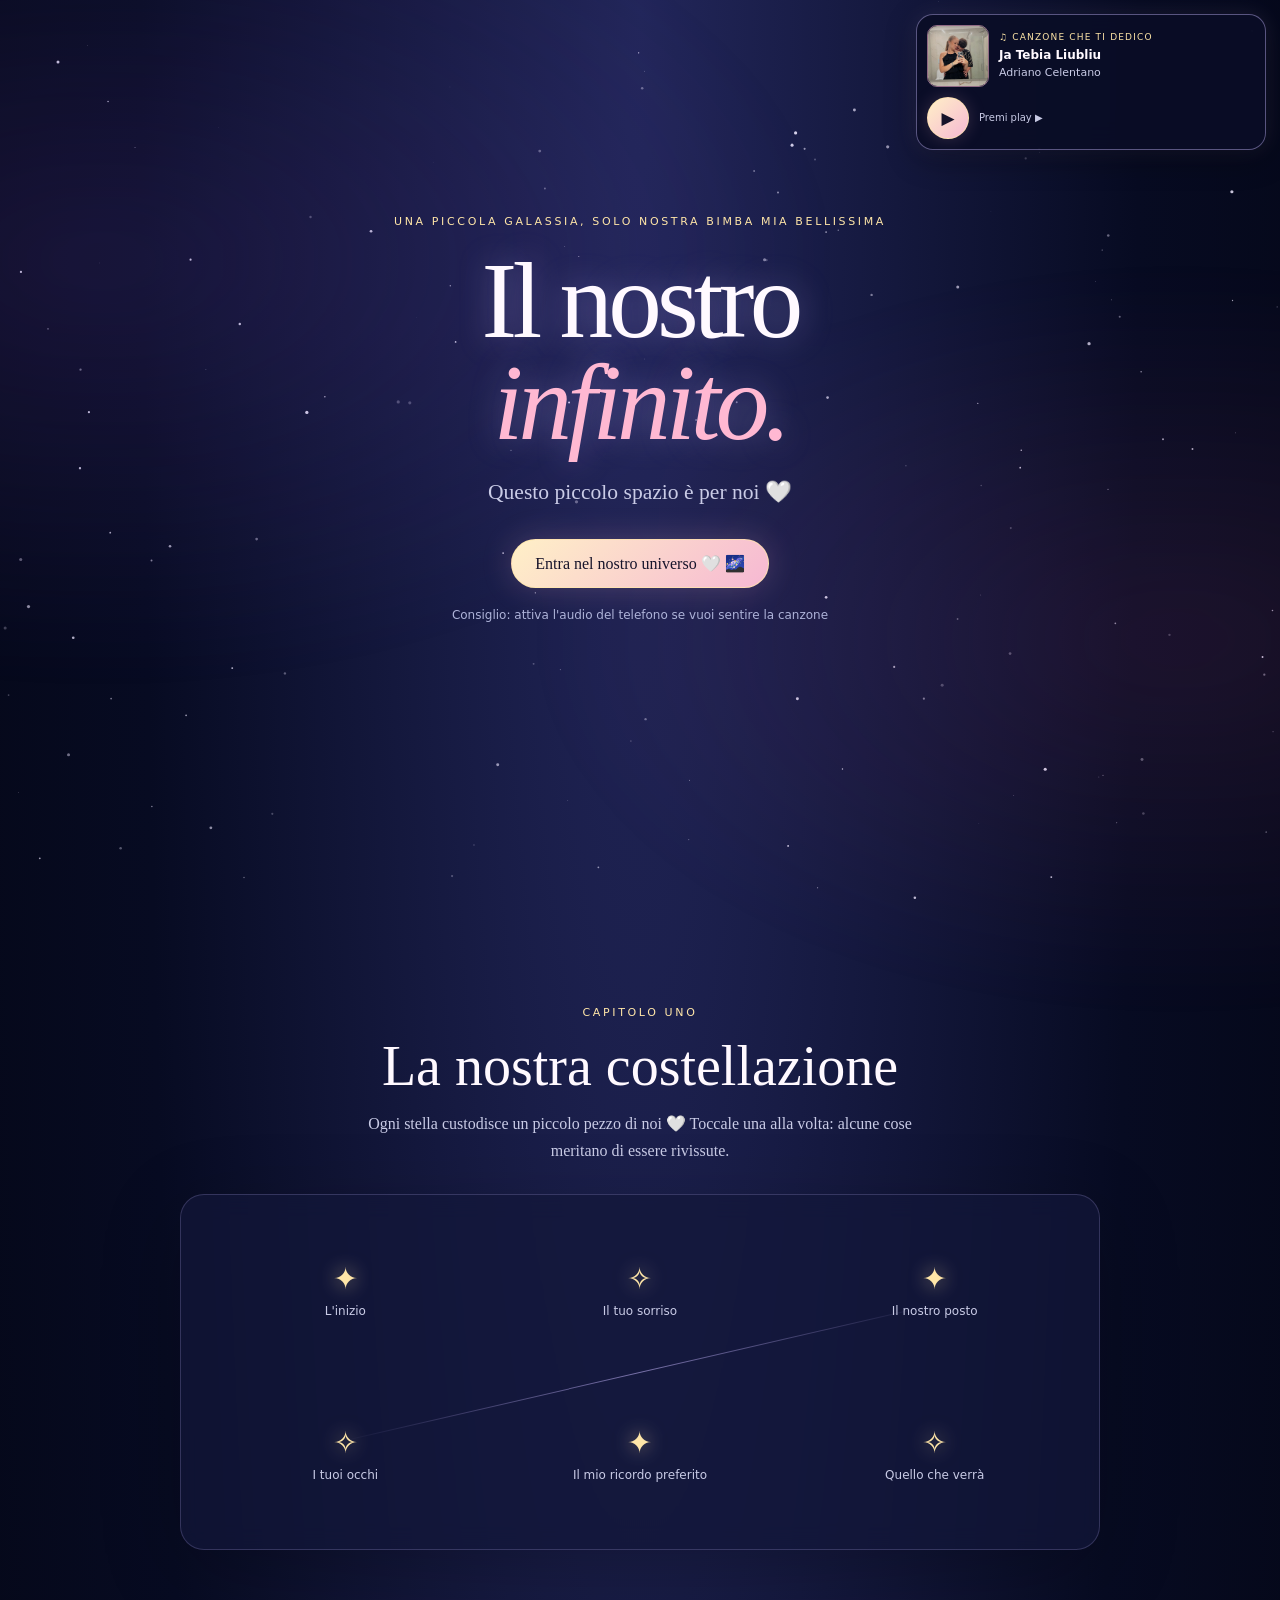
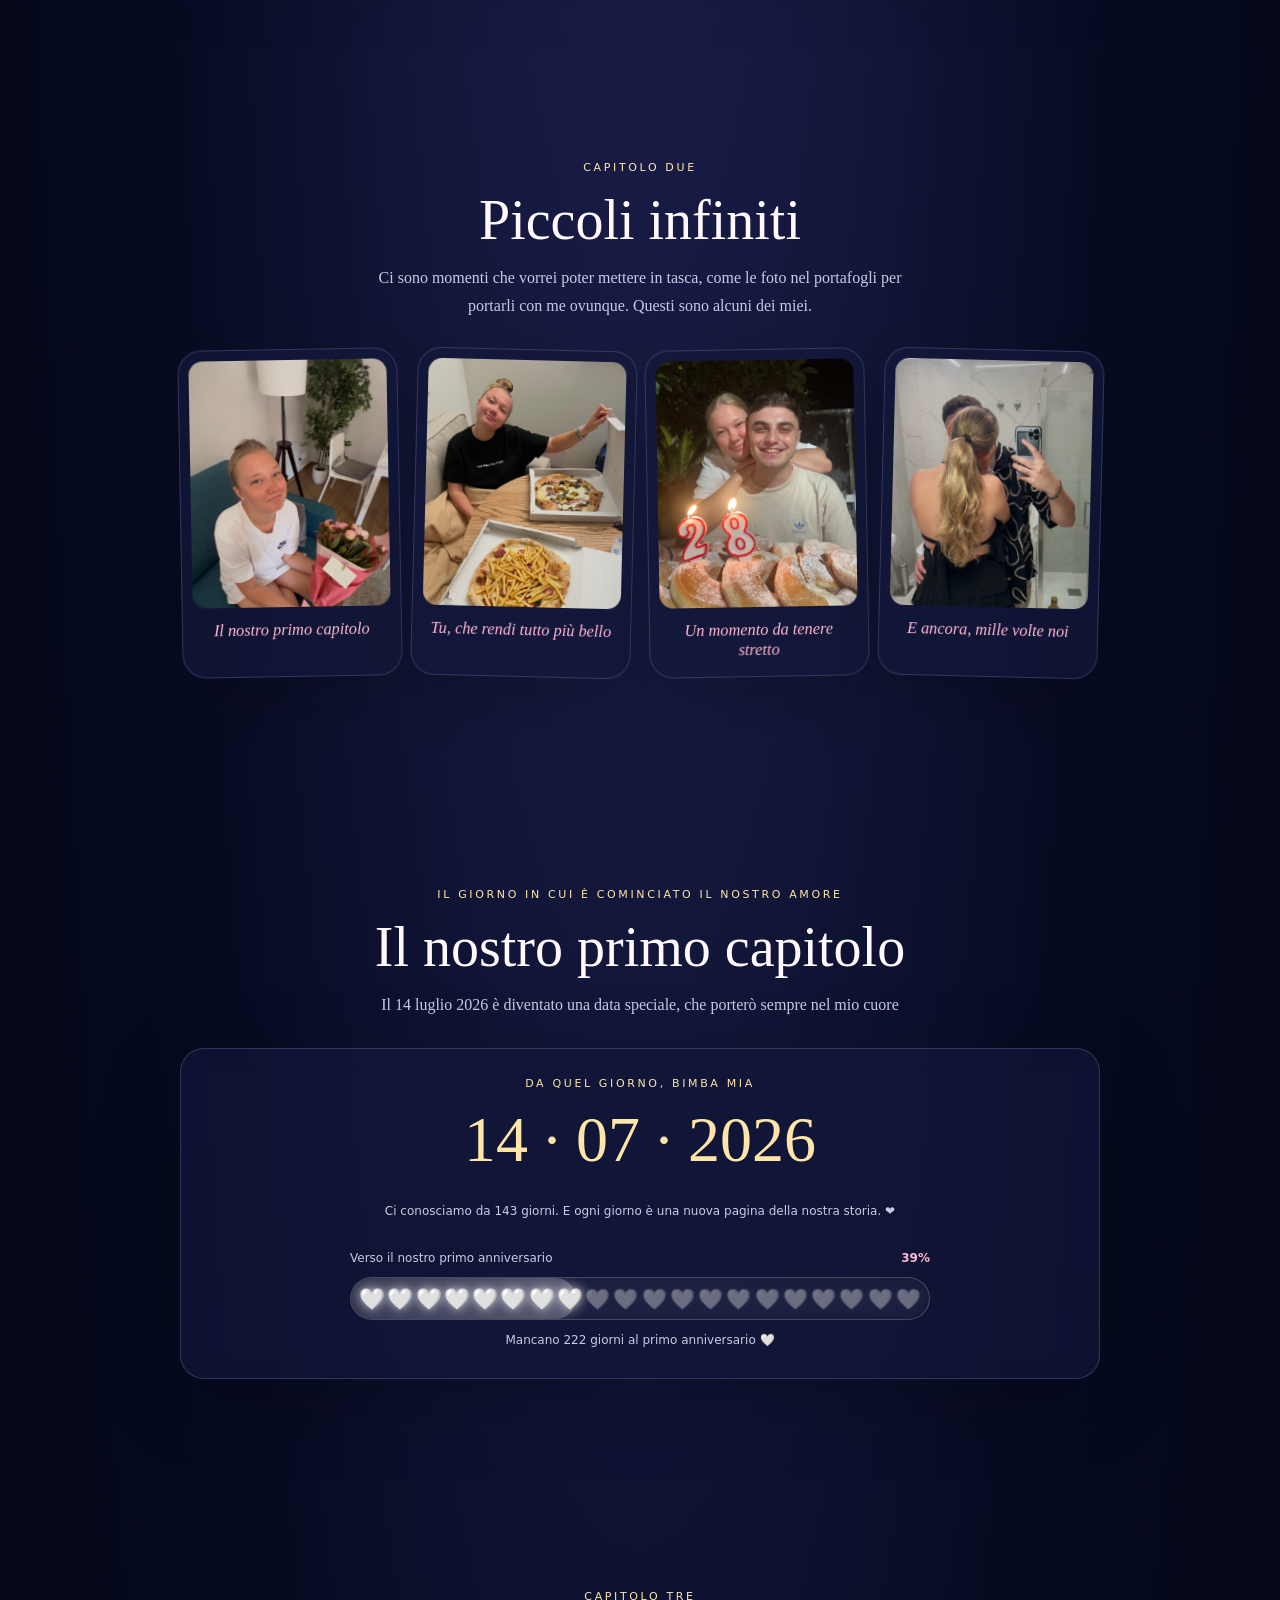
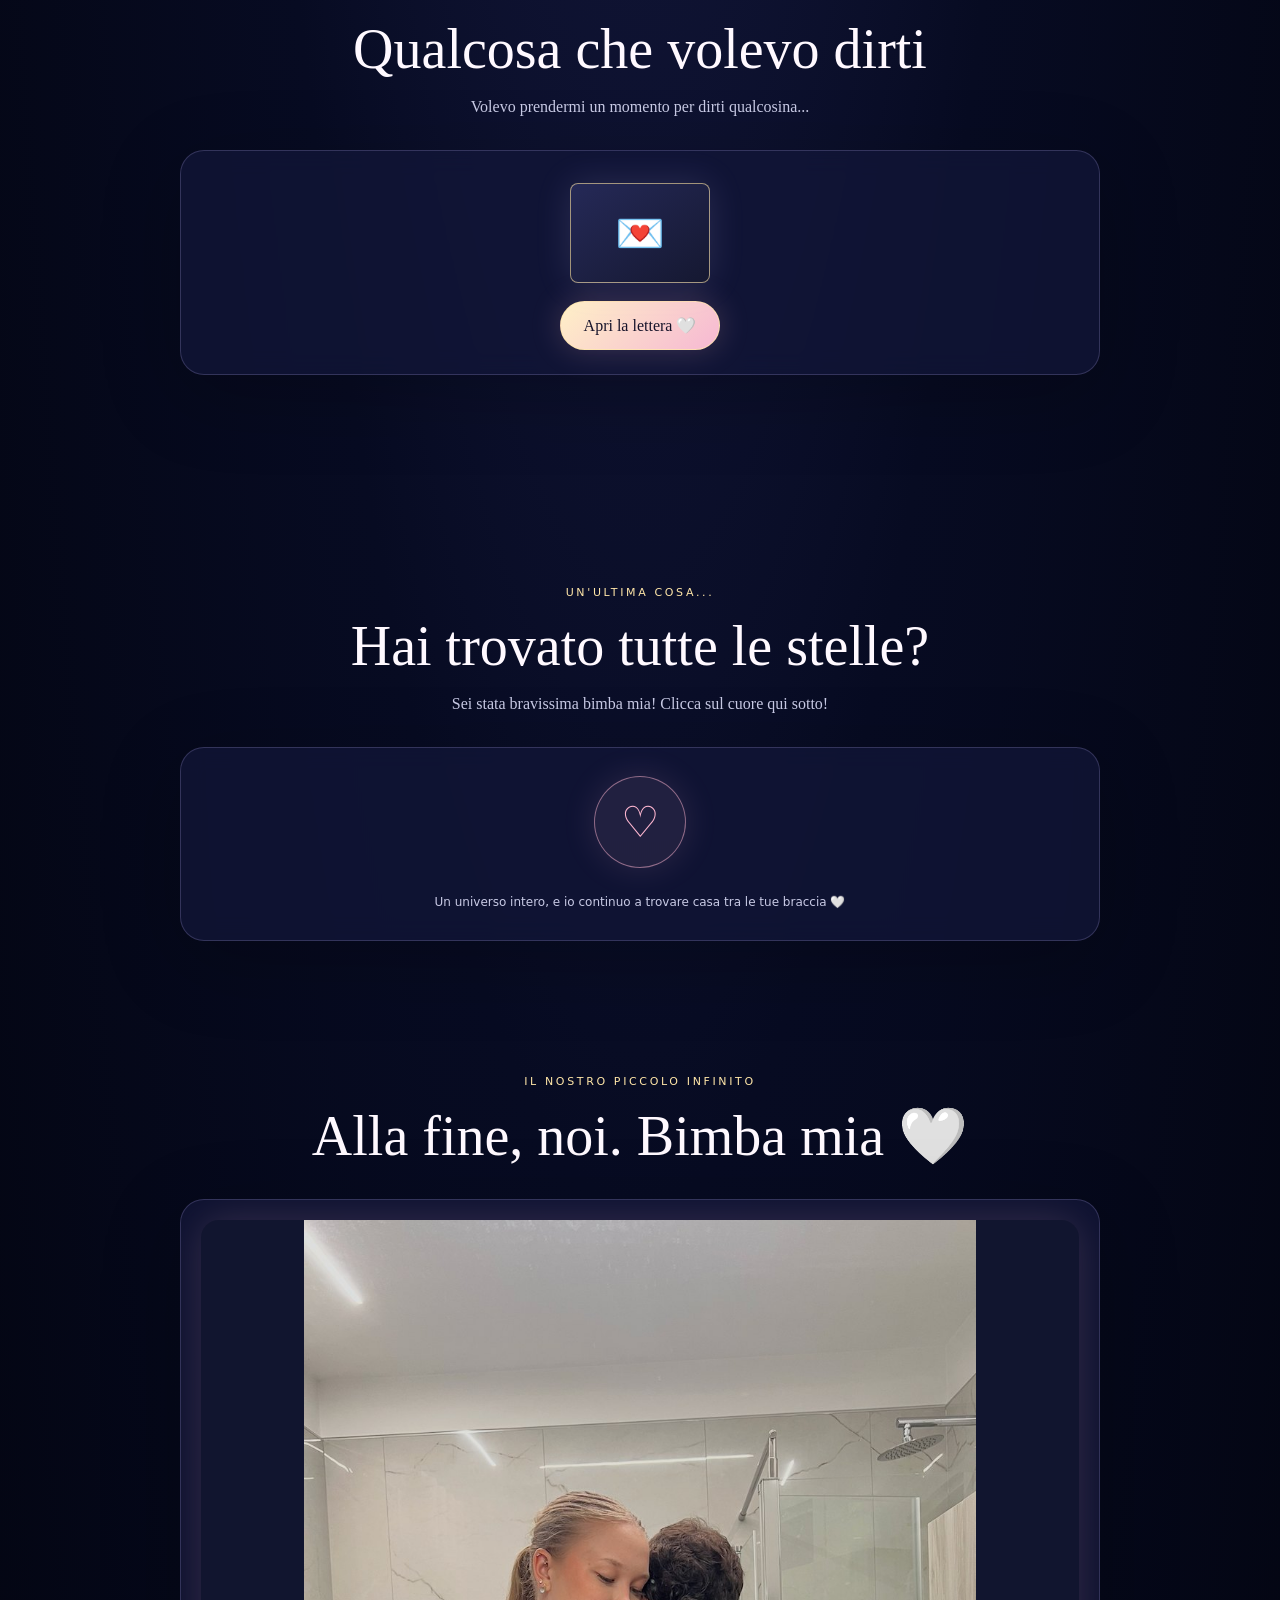
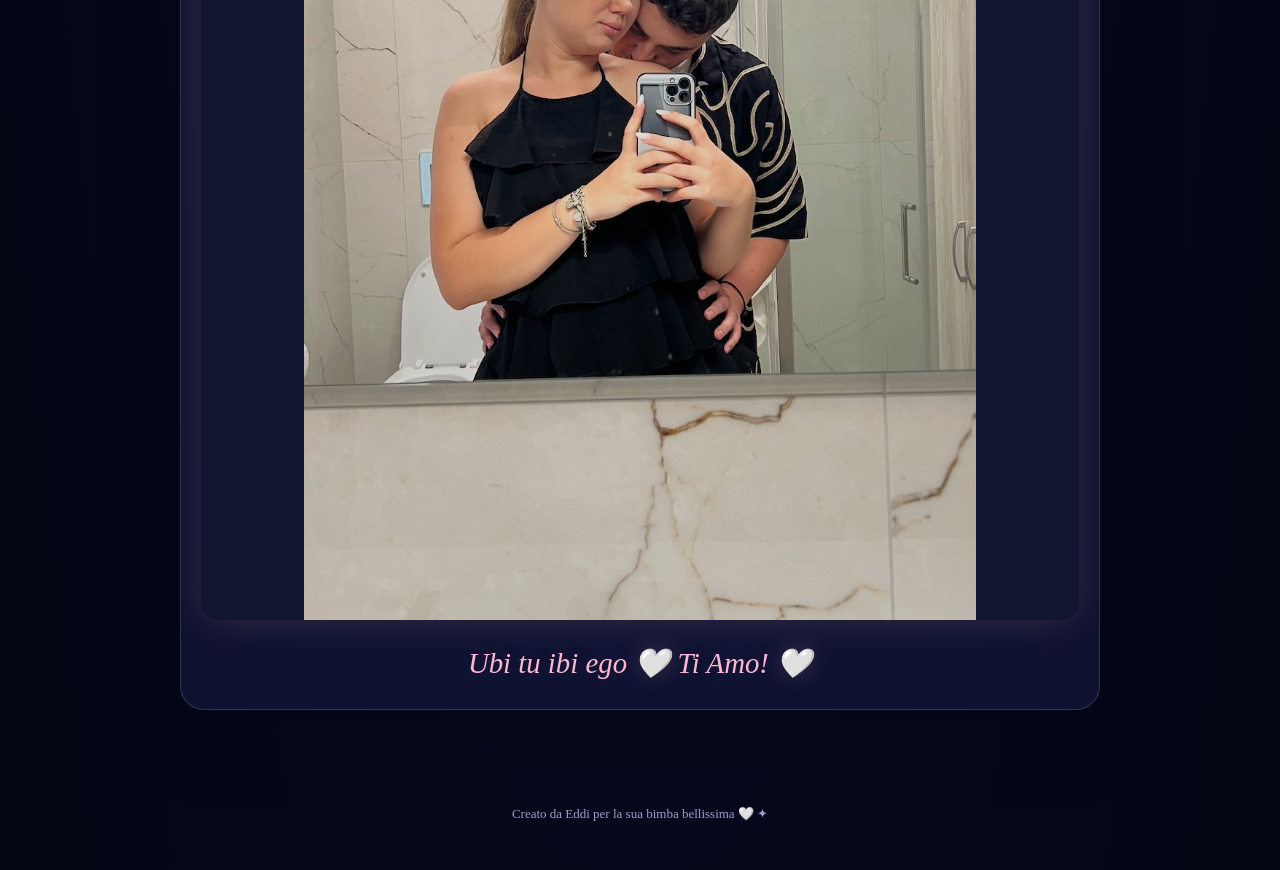
<file: index.html>
<!DOCTYPE html>
<html lang="it">
<head>
  <meta charset="UTF-8">
  <meta name="viewport" content="width=device-width, initial-scale=1">
  <meta name="theme-color" content="#070b22">
  <meta name="description" content="Un piccolo universo creato per te">
  <title>S + E 🤍</title>
  <style>
    :root {
      --night: #070b22;
      --night2: #10163a;
      --lavender: #c9b9ff;
      --pink: #ffb8d2;
      --gold: #ffe6a8;
      --white: #fff9ff;
      --muted: #c9cbe6;
      --glass: rgba(18, 23, 58, .72);
    }
    * { box-sizing: border-box; }
    html { scroll-behavior: smooth; }
    body {
      margin: 0; color: var(--white);
      background: radial-gradient(ellipse at 50% 0%, #22265a 0%, var(--night) 55%, #030511 100%);
      font-family: Georgia, "Times New Roman", serif;
      overflow-x: hidden;
    }
    button { font: inherit; cursor: pointer; }
    #sky { position: fixed; inset: 0; width: 100%; height: 100%; z-index: 0; pointer-events: none; }
    .nebula {
      position: fixed; inset: -20%; z-index: 0; pointer-events: none;
      background:
        radial-gradient(ellipse at 20% 35%, rgba(113, 75, 190, .17), transparent 36%),
        radial-gradient(ellipse at 80% 65%, rgba(207, 91, 155, .11), transparent 32%);
      filter: blur(20px); animation: drift 18s ease-in-out infinite alternate;
    }
    @keyframes drift { from { transform: translate3d(-2%, -1%, 0) scale(1); } to { transform: translate3d(2%, 2%, 0) scale(1.08); } }
    main, footer { position: relative; z-index: 1; }
    section { width: min(920px, 100% - 32px); margin: 0 auto; padding: 84px 0; }
    .hero { min-height: 100svh; display: grid; place-items: center; text-align: center; padding-top: 44px; }
    .eyebrow { color: var(--gold); letter-spacing: .24em; text-transform: uppercase; font: 11px/1.5 system-ui, sans-serif; }
    h1 { font-size: clamp(3rem, 12vw, 6.7rem); font-weight: 400; line-height: .95; margin: 20px 0; letter-spacing: -.045em; text-shadow: 0 0 32px rgba(201,185,255,.35); }
    h1 span { color: var(--pink); font-style: italic; }
    .intro { max-width: 530px; margin: 0 auto 28px; color: var(--muted); font-size: clamp(1.08rem, 3.5vw, 1.35rem); line-height: 1.7; }
    .button {
      border: 1px solid rgba(255,230,168,.7); color: #17142b;
      background: linear-gradient(135deg, #fff0c7, #f6b8d3);
      border-radius: 999px; padding: 14px 23px; box-shadow: 0 0 32px rgba(255,184,210,.2);
      transition: transform .2s, box-shadow .2s;
    }
    .button:hover { transform: translateY(-2px); box-shadow: 0 0 42px rgba(255,184,210,.35); }
    .subtle { color: #aeb3d9; font: 12px/1.6 system-ui, sans-serif; margin-top: 18px; }
    .scroll-cue { position: absolute; bottom: 24px; color: #aeb3d9; font: 11px system-ui, sans-serif; letter-spacing: .16em; }
    .section-head { text-align: center; margin-bottom: 30px; }
    h2 { font-size: clamp(2.1rem, 8vw, 3.5rem); font-weight: 400; margin: 12px 0; }
    .section-head p { color: var(--muted); line-height: 1.7; max-width: 560px; margin: 0 auto; }
    .glass { background: var(--glass); border: 1px solid rgba(201,185,255,.2); border-radius: 24px; box-shadow: 0 20px 80px rgba(0,0,0,.22); backdrop-filter: blur(12px); }
    .constellation { padding: 22px; position: relative; overflow: hidden; }
    .star-map { min-height: 260px; display: grid; grid-template-columns: repeat(3, 1fr); align-items: center; gap: 18px 10px; position: relative; }
    .star-map:before { content: ""; position: absolute; left: 15%; right: 15%; top: 50%; height: 1px; background: linear-gradient(90deg, transparent, rgba(201,185,255,.55), transparent); transform: rotate(-13deg); }
    .memory-star { border: 0; background: transparent; color: var(--white); min-height: 90px; display: flex; flex-direction: column; align-items: center; justify-content: center; gap: 8px; position: relative; z-index: 1; }
    .star-icon { font-size: 30px; color: var(--gold); filter: drop-shadow(0 0 10px rgba(255,230,168,.7)); transition: transform .25s; }
    .memory-star:hover .star-icon, .memory-star:focus-visible .star-icon { transform: scale(1.3) rotate(12deg); }
    .star-label { font: 12px system-ui, sans-serif; color: var(--muted); }
    .memory-detail { margin-top: 16px; padding: 22px; display: none; animation: appear .5s ease both; }
    .memory-detail.visible { display: block; }
    .memory-detail h3 { font-size: 1.5rem; font-weight: 400; color: var(--pink); margin: 0 0 8px; }
    .memory-detail p { color: var(--muted); line-height: 1.8; margin-bottom: 0; }
    @keyframes appear { from { opacity: 0; transform: translateY(10px); } to { opacity: 1; transform: translateY(0); } }
    .photos { display: grid; grid-template-columns: repeat(2, minmax(0, 1fr)); gap: 14px; }
    .photo-card { padding: 10px 10px 16px; transform: rotate(var(--tilt, -1deg)); transition: transform .25s; }
    .photo-card:nth-child(even) { --tilt: 1.4deg; }
    .photo-card:hover { transform: rotate(0) translateY(-4px); }
    .photo-frame { aspect-ratio: 4 / 5; border-radius: 14px; overflow: hidden; background: linear-gradient(145deg, #282c60, #151936); display: grid; place-items: center; }
    .photo-frame img { width: 100%; height: 100%; object-fit: cover; display: block; }
    .photo-placeholder { padding: 14px; text-align: center; color: #c9cbe6; font: 12px/1.6 system-ui, sans-serif; }
    .photo-caption { text-align: center; color: var(--pink); font-style: italic; margin: 13px 4px 0; font-size: 1.02rem; }
    .letter-wrap { padding: 24px; text-align: center; }
    .envelope { margin: 8px auto 18px; width: 140px; height: 100px; position: relative; border: 1px solid rgba(255,230,168,.6); border-radius: 8px; background: linear-gradient(145deg, #252957, #151831); display: grid; place-items: center; font-size: 40px; box-shadow: 0 0 36px rgba(201,185,255,.14); }
    .letter { display: none; text-align: left; margin-top: 22px; padding: clamp(20px, 5vw, 34px); background: rgba(255,249,255,.97); color: #25213a; border-radius: 8px; line-height: 1.9; white-space: pre-line; animation: appear .7s ease both; }
    .letter.open { display: block; }
    .letter strong { color: #a43e70; }
.date-card{text-align:center;padding:27px 18px}.date-big{font-size:clamp(2.3rem,8vw,4rem);color:var(--gold);margin:10px 0}.counter{color:var(--muted);font:13px/1.8 system-ui,sans-serif}
    .heart-progress-wrap{max-width:580px;margin:28px auto 0;text-align:left}
    .heart-progress-heading{display:flex;justify-content:space-between;align-items:center;gap:12px;color:var(--muted);font:12px/1.5 system-ui,sans-serif;margin-bottom:10px}
    .heart-progress-heading strong{color:var(--pink);font-weight:600;font-variant-numeric:tabular-nums}
    .heart-track{position:relative;min-height:43px;padding:7px 8px;border:1px solid rgba(255,255,255,.18);border-radius:999px;background:rgba(255,255,255,.055);overflow:hidden;box-shadow:inset 0 0 16px rgba(0,0,0,.2)}
    .heart-fill{position:absolute;inset:0 auto 0 0;width:0%;border-radius:999px;background:linear-gradient(90deg,rgba(255,255,255,.12),rgba(255,255,255,.27));transition:width 1.1s cubic-bezier(.2,.75,.25,1);box-shadow:0 0 20px rgba(255,255,255,.16)}
    .heart-row{position:relative;z-index:1;display:flex;align-items:center;justify-content:space-between;gap:2px;min-height:27px}
    .heart-dot{font-family:system-ui,sans-serif;font-size:clamp(13px,3vw,20px);line-height:1;color:rgba(255,255,255,.3);text-shadow:0 0 3px rgba(255,255,255,.12);transition:color .45s,filter .45s,transform .45s}
    .heart-dot.filled{color:#fff;filter:drop-shadow(0 0 5px rgba(255,255,255,.7));transform:scale(1.04)}
    #progressCaption{text-align:center;margin-top:10px}
    @media(prefers-reduced-motion:reduce){.heart-fill,.heart-dot{transition:none}}
    
    .secret { text-align: center; padding: 28px 20px; }
    .heart-button { display: inline-grid; place-items: center; width: 92px; height: 92px; border-radius: 50%; border: 1px solid rgba(255,184,210,.5); background: rgba(255,184,210,.08); color: var(--pink); font-size: 43px; box-shadow: 0 0 35px rgba(255,184,210,.12); transition: transform .25s; }
    .heart-button:hover { transform: scale(1.08); }
    .secret-message { display: none; margin: 22px auto 0; max-width: 560px; color: var(--pink); font-size: clamp(1.3rem, 5vw, 2rem); line-height: 1.5; animation: appear .7s ease both; }
    .secret-message.visible { display: block; }
    .counter { text-align: center; color: var(--muted); font: 12px/1.7 system-ui, sans-serif; margin-top: 24px; }
    footer { text-align: center; padding: 20px 16px 48px; color: #999fc9; font-size: 13px; }
    .toast { position: fixed; z-index: 5; left: 50%; bottom: 20px; transform: translate(-50%, 20px); opacity: 0; pointer-events: none; background: #f8e5f0; color: #21172d; border-radius: 999px; padding: 12px 18px; font: 13px system-ui, sans-serif; transition: .3s; max-width: calc(100% - 28px); text-align: center; }
    .toast.show { opacity: 1; transform: translate(-50%, 0); }
    .hidden { display: none !important; }

    .final-photo-section { padding-top: 28px; padding-bottom: 76px; }
    .final-photo-card { padding: clamp(10px, 2.5vw, 20px); text-align: center; overflow: hidden; }
    .final-photo-frame { width: 100%; border-radius: 18px; overflow: hidden; line-height: 0; background: #11152f; box-shadow: 0 0 42px rgba(255,184,210,.16); }
    .final-photo-frame img { display: block; width: 100%; height: auto; max-height: 1000px; object-fit: contain; margin: 0 auto; }
    .final-photo-caption { color: var(--pink); font-style: italic; font-size: clamp(1.2rem, 4vw, 1.8rem); line-height: 1.5; margin: 22px 8px 4px; text-shadow: 0 0 24px rgba(255,184,210,.2); }
    @media (min-width: 700px) { .photos { grid-template-columns: repeat(4, minmax(0,1fr)); } .star-map { min-height: 310px; } section { padding: 105px 0; } }
    @media (prefers-reduced-motion: reduce) { *, *::before, *::after { scroll-behavior: auto !important; animation-duration: .01ms !important; transition-duration: .01ms !important; } }
    /* Mini player Spotify fisso */
    .music-player {
      position: fixed; top: 14px; right: 14px; z-index: 20;
      width: min(350px, calc(100vw - 28px)); padding: 10px;
      display: grid; grid-template-columns: 62px minmax(0, 1fr); gap: 10px;
      align-items: center; border: 1px solid rgba(201,185,255,.42);
      border-radius: 17px; background: rgba(10, 14, 39, .92);
      box-shadow: 0 8px 30px rgba(0,0,0,.38), 0 0 22px rgba(201,185,255,.12);
      backdrop-filter: blur(14px); -webkit-backdrop-filter: blur(14px);
    }
    .music-player-cover { width: 62px; height: 62px; border-radius: 10px; object-fit: cover; display: block; border: 1px solid rgba(255,184,210,.55); }
    .music-player-info { min-width: 0; }
    .music-player-label { color: var(--gold); font: 9px/1.4 system-ui, sans-serif; letter-spacing: .13em; text-transform: uppercase; }
    .music-player-title { margin-top: 3px; color: var(--white); font: 600 12px/1.35 system-ui, sans-serif; overflow-wrap: anywhere; }
    .music-player-artist { color: var(--muted); font: 11px/1.4 system-ui, sans-serif; margin-top: 2px; }
    .music-player-controls { grid-column: 1 / -1; display: flex; align-items: center; gap: 10px; }
    .music-toggle { flex: 0 0 auto; width: 42px; height: 42px; border-radius: 50%; border: 1px solid rgba(255,230,168,.65); background: linear-gradient(135deg, #fff0c7, #f6b8d3); color: #17142b; display: grid; place-items: center; font: 700 17px/1 system-ui, sans-serif; box-shadow: 0 0 18px rgba(255,184,210,.18); }
    .music-toggle:hover { transform: scale(1.04); }
    .music-status { min-width: 0; color: var(--muted); font: 10px/1.4 system-ui, sans-serif; }
    .music-status a { color: var(--pink); }
    .music-audio { display: none; }
    @media (max-width: 420px) {
      .music-player { top: 8px; right: 8px; width: min(320px, calc(100vw - 16px)); padding: 8px; grid-template-columns: 50px minmax(0,1fr); gap: 8px; }
      .music-player-cover { width: 50px; height: 50px; }
      .music-player-controls { gap: 8px; }
    }


  </style>
</head>
<body>
    <aside class="music-player" aria-label="Lettore musicale Spotify">
    <img class="music-player-cover" src="[data-uri]" alt="Una nostra foto">
    <div class="music-player-info">
      <div class="music-player-label">♫ Canzone che ti dedico</div>
      <div class="music-player-title">Ja Tebia Liubliu</div>
      <div class="music-player-artist">Adriano Celentano</div>
    </div>
    <div class="music-player-controls">
      <button class="music-toggle" id="musicToggle" type="button" aria-label="Riproduci la canzone" aria-pressed="false">▶</button>
      <div class="music-status" id="musicStatus" aria-live="polite">Premi play ▶️</div>
    </div>
    <audio class="music-audio" id="ourSong" preload="none">
      <source src="musica.mp3" type="audio/mpeg">
      Il tuo browser non supporta la riproduzione audio.
    </audio>
  </aside>

  <canvas id="sky" aria-hidden="true"></canvas>
  <div class="nebula" aria-hidden="true"></div>
  <main>
    <section class="hero" id="inizio">
      <div>
        <div class="eyebrow">una piccola galassia, solo nostra bimba mia bellissima</div>
        <h1>Il nostro<br><span>infinito.</span></h1>
        <p class="intro">Questo piccolo spazio è per noi 🤍</p>
        <button class="button" id="startBtn">Entra nel nostro universo 🤍 🌌 </button>
        <div class="subtle">Consiglio: attiva l'audio del telefono se vuoi sentire la canzone</div>
      </div>
    </section>

    <section id="costellazione">
      <div class="section-head">
        <div class="eyebrow">capitolo uno</div>
        <h2>La nostra costellazione</h2>
        <p>Ogni stella custodisce un piccolo pezzo di noi 🤍 Toccale una alla volta: alcune cose meritano di essere rivissute.</p>
      </div>
      <div class="glass constellation">
        <div class="star-map" aria-label="Costellazione dei ricordi">
          <button class="memory-star" data-memory="0"><span class="star-icon">✦</span><span class="star-label">L'inizio</span></button>
          <button class="memory-star" data-memory="1"><span class="star-icon">✧</span><span class="star-label">Il tuo sorriso</span></button>
          <button class="memory-star" data-memory="2"><span class="star-icon">✦</span><span class="star-label">Il nostro posto</span></button>
          <button class="memory-star" data-memory="3"><span class="star-icon">✧</span><span class="star-label">I tuoi occhi</span></button>
          <button class="memory-star" data-memory="4"><span class="star-icon">✦</span><span class="star-label">Il mio ricordo preferito</span></button>
          <button class="memory-star" data-memory="5"><span class="star-icon">✧</span><span class="star-label">Quello che verrà</span></button>
        </div>
        <article class="memory-detail" id="memoryDetail" aria-live="polite">
          <h3 id="memoryTitle">Un ricordo</h3><p id="memoryText"></p>
        </article>
      </div>
    </section>

    <section id="foto">
      <div class="section-head">
        <div class="eyebrow">capitolo due</div>
        <h2>Piccoli infiniti</h2>
        <p>Ci sono momenti che vorrei poter mettere in tasca, come le foto nel portafogli per portarli con me ovunque. Questi sono alcuni dei miei.</p>
      </div>
      <div class="photos" id="photoGallery">
        <article class="photo-card glass"><div class="photo-frame"><div class="photo-placeholder">Aggiungi la vostra foto<br><code>foto/foto1.jpg</code></div></div><p class="photo-caption">Il nostro primo capitolo</p></article>
        <article class="photo-card glass"><div class="photo-frame"><div class="photo-placeholder">Aggiungi la vostra foto<br><code>foto/foto2.jpg</code></div></div><p class="photo-caption">Tu, che rendi tutto più bello</p></article>
        <article class="photo-card glass"><div class="photo-frame"><div class="photo-placeholder">Aggiungi la vostra foto<br><code>foto/foto3.jpg</code></div></div><p class="photo-caption">Un momento da tenere stretto</p></article>
        <article class="photo-card glass"><div class="photo-frame"><div class="photo-placeholder">Aggiungi la vostra foto<br><code>foto/foto4.jpg</code></div></div><p class="photo-caption">E ancora, mille volte noi</p></article>
      </div>
    </section>

    <section id="tempo">
      <div class="section-head"><div class="eyebrow">il giorno in cui è cominciato il nostro amore</div><h2>Il nostro primo capitolo</h2><p>Il 14 luglio 2026 è diventato una data speciale, che porterò sempre nel mio cuore</p></div>
      <div class="glass date-card">
        <div class="eyebrow">da quel giorno, Bimba mia</div>
        <div class="date-big">14 · 07 · 2026</div>
        <div class="counter" id="daysTogether" aria-live="polite">Ogni bella storia ha il suo inizio. La nostra è qui. ✦</div>
        <div class="heart-progress-wrap">
          <div class="heart-progress-heading"><span>Verso il nostro primo anniversario</span><strong id="progressPercent">0%</strong></div>
          <div class="heart-track" id="heartTrack" role="progressbar" aria-label="Percorso verso il primo anniversario" aria-valuemin="0" aria-valuemax="100" aria-valuenow="0">
            <div class="heart-fill" id="heartFill"></div>
            <div class="heart-row" aria-hidden="true" id="heartRow"></div>
          </div>
          <div class="counter" id="progressCaption">Un giorno alla volta, il nostro amore continua a crescere. 🤍</div>
        </div>
      </div>
    </section>


    <section id="lettera">
      <div class="section-head">
        <div class="eyebrow">capitolo tre</div>
        <h2>Qualcosa che volevo dirti</h2>
        <p>Volevo prendermi un momento per dirti qualcosina...</p>
      </div>
      <div class="glass letter-wrap">
        <div class="envelope" aria-hidden="true">💌</div>
        <button class="button" id="letterBtn">Apri la lettera 🤍</button>
        <article class="letter" id="letterText">
          Amore mio,

          se stai leggendo queste parole, vuol dire che sei arrivata fin qui. Ho provato a trovare un modo speciale per dirti quanto sei importante per me, ma nessun sito e nessuna frase potranno mai contenere tutto quello che sento.

          Tra tutte le persone, tutti i posti e tutte le possibilità di questo universo, sono felice che la vita abbia fatto incontrare proprio noi. Amo tutti i nostri momenti anche quelli più semplici: le risate senza motivo, gli sguardi che capiamo solo noi, e il modo in cui anche una giornata normale diventa speciale quando ci sei tu.

          Non ti prometto una storia perfetta...anche perché come sai, nessuno lo è. 
          
          Ti prometto che voglio continuare a scriverla con te, un ricordo alla volta, scegliendoti sempre, anche quando tutto ci sarà avverso.

          Se potessi affidare una stella a ogni volta che mi fai stare bene, non basterebbe il cielo.

          <strong>Ti sceglierei ancora. Ieri, oggi, domani. 
            
            In questo universo, e in tutti quelli possibili.</strong>

          Con tutto il mio amore,
          Ubi tu ibi ego
          il tuo Eddi 🤍
        </article>
      </div>
    </section>

    <section id="segreto">
      <div class="section-head">
        <div class="eyebrow">un'ultima cosa...</div>
        <h2>Hai trovato tutte le stelle?</h2>
        <p>Sei stata bravissima bimba mia! Clicca sul cuore qui sotto!</p>
      </div>
      <div class="glass secret">
        <button class="heart-button" id="heartBtn" aria-label="Apri la sorpresa segreta">♡</button>
        <div class="secret-message" id="secretMessage">Il mio posto preferito nell'universo non è un luogo. È accanto a te. 🤍<br><span style="font-size:.7em">La prossima avventura? La scriveremo insieme!</span></div>
        <div class="counter" id="counter">Un universo intero, e io continuo a trovare casa tra le tue braccia 🤍</div>
      </div>
    </section>

    <section class="final-photo-section" id="noi">
      <div class="section-head">
        <div class="eyebrow">il nostro piccolo infinito</div>
        <h2>Alla fine, noi. Bimba mia 🤍</h2>
      </div>
      <div class="glass final-photo-card">
        <div class="final-photo-frame">
          <img src="[data-uri]" alt="Una foto insieme, un ricordo nostro">
        </div>
        <p class="final-photo-caption">Ubi tu ibi ego 🤍
        Ti Amo! 🤍</p>
      </div>
    </section>
  </main>
  <footer>Creato da Eddi per la sua bimba bellissima 🤍 ✦</footer>
  <div class="toast" id="toast" role="status" aria-live="polite"></div>

  <script>
    // PERSONALIZZA QUI: sostituisci i testi d'esempio con i vostri ricordi.
    const memories = [
      { title: "L'inizio della nostra storia", text: "Era l'8 Agosto del 2024, da quel messaggio di auguri di compleanno è nata prima un'amicizia meravigliosa, che si è trasformato in un amore puro" },
      { title: "Il tuo sorriso", text: "Quando prima di addormentarti mi guardi e sorridi, quell'attimo mi rende maledettamente felice, come un bambino" },
      { title: "Il mio posto", text: "Il mio posto preferito è tra le tue braccia, ma posso dire che ormai il nostro posto è diventato All'Antico Vinaio (e ogni posto dove mangiamo ahahah)" },
      { title: "I tuoi occhi", text: "Ogni volta che li guardo, mi innamoro ancora e ancora, come se fosse la prima volta" },
      { title: "Il mio ricordo preferito", text: "Sono moltissimi, ma il mio ricordo preferito è il primo bacio sotto la stazione della metro, un momento davvero magico" },
      { title: "Quello che verrà", text: "Abbiamo ancora tantissime cose da vivere insieme, conservo questa stella per il futuro" }
    ];

    // Lettore MP3: carica il file musica.mp3 nella cartella principale del repository.
    const ourSong = document.getElementById("ourSong");
    const musicToggle = document.getElementById("musicToggle");
    const musicStatus = document.getElementById("musicStatus");

    musicToggle.addEventListener("click", async () => {
      if (ourSong.paused) {
        try {
          await ourSong.play();
          musicToggle.textContent = "Ⅱ";
          musicToggle.setAttribute("aria-label", "Metti in pausa la canzone");
          musicToggle.setAttribute("aria-pressed", "true");
          musicStatus.textContent = "In riproduzione · Adriano Celentano ♡";
        } catch (error) {
          musicStatus.textContent = "Non trovo musica.mp3: carica il file MP3 nella cartella principale su GitHub.";
        }
      } else {
        ourSong.pause();
        musicToggle.textContent = "▶";
        musicToggle.setAttribute("aria-label", "Riproduci la canzone");
        musicToggle.setAttribute("aria-pressed", "false");
        musicStatus.textContent = "In pausa · Adriano Celentano ♡";
      }
    });

    ourSong.addEventListener("ended", () => {
      musicToggle.textContent = "▶";
      musicToggle.setAttribute("aria-label", "Riproduci la canzone");
      musicToggle.setAttribute("aria-pressed", "false");
      musicStatus.textContent = "Premi play per riascoltare ♡";
    });


    document.getElementById("startBtn").addEventListener("click", () => {
      document.getElementById("costellazione").scrollIntoView({ behavior: "smooth" });
      showToast("Il nostro viaggio comincia qui ✦");
    });

    document.querySelectorAll("[data-memory]").forEach(button => {
      button.addEventListener("click", () => {
        const memory = memories[Number(button.dataset.memory)];
        document.getElementById("memoryTitle").textContent = memory.title;
        document.getElementById("memoryText").textContent = memory.text;
        const detail = document.getElementById("memoryDetail");
        detail.classList.add("visible");
        detail.scrollIntoView({ behavior: "smooth", block: "nearest" });
        button.querySelector(".star-icon").textContent = "✦";
        showToast("Hai acceso una stella ✨");
        // Dopo l'ultima stella, accompagna dolcemente al Capitolo due.
        if (Number(button.dataset.memory) === 5) {
          setTimeout(() => document.getElementById("foto").scrollIntoView({ behavior: "smooth", block: "start" }), 1800);
        }
      });
    });

    document.getElementById("letterBtn").addEventListener("click", event => {
      const letter = document.getElementById("letterText");
      const open = letter.classList.toggle("open");
      event.currentTarget.textContent = open ? "Richiudi la lettera" : "Apri la tua lettera";
      if (open) letter.scrollIntoView({ behavior: "smooth", block: "nearest" });
    });

    document.getElementById("heartBtn").addEventListener("click", () => {
      document.getElementById("secretMessage").classList.add("visible");
      document.getElementById("counter").textContent = "Segreto sbloccato: sei la mia persona preferita. ✦";
      burstHearts();
    });

    function showToast(message) {
      const toast = document.getElementById("toast");
      toast.textContent = message;
      toast.classList.add("show");
      clearTimeout(window.toastTimeout);
      window.toastTimeout = setTimeout(() => toast.classList.remove("show"), 2200);
    }

    // Data del vostro primo incontro: 14 luglio 2026.
    // Nota: i mesi JavaScript partono da zero, quindi 6 = luglio.
    const startDate=new Date(2026,6,14);
    const DAY_MS=86400000;
    function updateDays(){
      const now=new Date();
      const today=new Date(now.getFullYear(),now.getMonth(),now.getDate());
      const diff=Math.floor((today-startDate)/DAY_MS);
      const el=document.getElementById("daysTogether");
      if(diff<0){
        el.textContent="Mancano "+Math.abs(diff)+" giorni al nostro inizio. ✦";
      } else if(diff===0){
        el.textContent="Oggi è il giorno del nostro primo incontro. Che sia l'inizio di mille ricordi. ❤️";
      } else {
        el.textContent=`Ci conosciamo da ${diff} giorni. E ogni giorno è una nuova pagina della nostra storia. ❤️`;
      }

      // Barra annuale: avanza ogni giorno fino al prossimo 14 luglio, poi riparte.
      const nextAnniversary=new Date(today.getFullYear(),6,14);
      if(nextAnniversary<=today) nextAnniversary.setFullYear(nextAnniversary.getFullYear()+1);
      const previousAnniversary=new Date(nextAnniversary.getFullYear()-1,6,14);
      const totalDays=Math.round((nextAnniversary-previousAnniversary)/DAY_MS);
      const daysPassed=Math.max(0,Math.min(totalDays,Math.floor((today-previousAnniversary)/DAY_MS)));
      const percent=Math.max(0,Math.min(100,Math.round(daysPassed/totalDays*100)));
      const fill=document.getElementById("heartFill");
      const track=document.getElementById("heartTrack");
      fill.style.width=percent+"%";
      track.setAttribute("aria-valuenow",String(percent));
      document.getElementById("progressPercent").textContent=percent+"%";
      document.getElementById("progressCaption").textContent =
        percent>=100 ? "Un altro anno di ricordi da festeggiare. Buon anniversario! 🤍" :
        `Mancano ${Math.ceil((nextAnniversary-today)/DAY_MS)} giorni al primo anniversario 🤍`;
      const row=document.getElementById("heartRow");
      if(!row.childElementCount){
        for(let i=0;i<20;i++){
          const heart=document.createElement("span");
          heart.className="heart-dot";heart.textContent="🤍";row.appendChild(heart);
        }
      }
      const hearts=row.querySelectorAll(".heart-dot");
      const filledCount=Math.round(percent/100*hearts.length);
      hearts.forEach((heart,index)=>heart.classList.toggle("filled",index<filledCount));
    }
    updateDays();
    // Aggiorna anche se la pagina resta aperta oltre la mezzanotte.
    setInterval(updateDays,60*1000);

    // Stelle animate sullo sfondo: nessuna libreria esterna necessaria.
    const canvas = document.getElementById("sky");
    const ctx = canvas.getContext("2d");
    let stars = [], width = 0, height = 0, dpr = 1;
    function resizeSky() {
      dpr = Math.min(window.devicePixelRatio || 1, 2);
      width = window.innerWidth; height = window.innerHeight;
      canvas.width = width * dpr; canvas.height = height * dpr;
      ctx.setTransform(dpr, 0, 0, dpr, 0, 0);
      stars = Array.from({ length: Math.min(150, Math.floor(width * height / 6500)) }, () => ({
        x: Math.random() * width, y: Math.random() * height,
        r: Math.random() * 1.4 + .25, phase: Math.random() * Math.PI * 2,
        speed: Math.random() * .018 + .004
      }));
    }
    let frame = 0;
    function drawSky() {
      ctx.clearRect(0, 0, width, height);
      frame += 1;
      for (const s of stars) {
        const alpha = .25 + (Math.sin(frame * s.speed + s.phase) + 1) * .32;
        ctx.beginPath(); ctx.arc(s.x, s.y, s.r, 0, Math.PI * 2);
        ctx.fillStyle = `rgba(238,232,255,${alpha})`; ctx.fill();
      }
      requestAnimationFrame(drawSky);
    }
    resizeSky(); drawSky();
    window.addEventListener("resize", resizeSky);

    function burstHearts() {
      const symbols = ["✦", "♡", "✧", "♥"];
      for (let i = 0; i < 22; i++) {
        const el = document.createElement("span");
        el.textContent = symbols[Math.floor(Math.random() * symbols.length)];
        Object.assign(el.style, {
          position: "fixed", zIndex: 8, left: (10 + Math.random() * 80) + "vw",
          top: (35 + Math.random() * 35) + "vh", color: i % 2 ? "#ffb8d2" : "#ffe6a8",
          fontSize: (14 + Math.random() * 22) + "px", pointerEvents: "none",
          transition: "transform 1.6s ease-out, opacity 1.6s ease-out"
        });
        document.body.appendChild(el);
        requestAnimationFrame(() => {
          el.style.transform = `translate(${(Math.random() - .5) * 130}px, ${-90 - Math.random() * 180}px) rotate(${Math.random() * 160}deg)`;
          el.style.opacity = "0";
        });
        setTimeout(() => el.remove(), 1750);
      }
    }

    // Mostra automaticamente le foto che aggiungerai in foto/foto1.jpg ... foto4.jpg.
    document.querySelectorAll(".photo-card").forEach((card, index) => {
      const path = `foto/foto${index + 1}.jpg`;
      const img = new Image();
      img.onload = () => {
        const frame = card.querySelector(".photo-frame");
        frame.innerHTML = "";
        frame.appendChild(img);
        img.alt = card.querySelector(".photo-caption").textContent;
      };
      img.onerror = () => {};
      img.src = path;
    });
  </script>
</body>
</html>
</file>
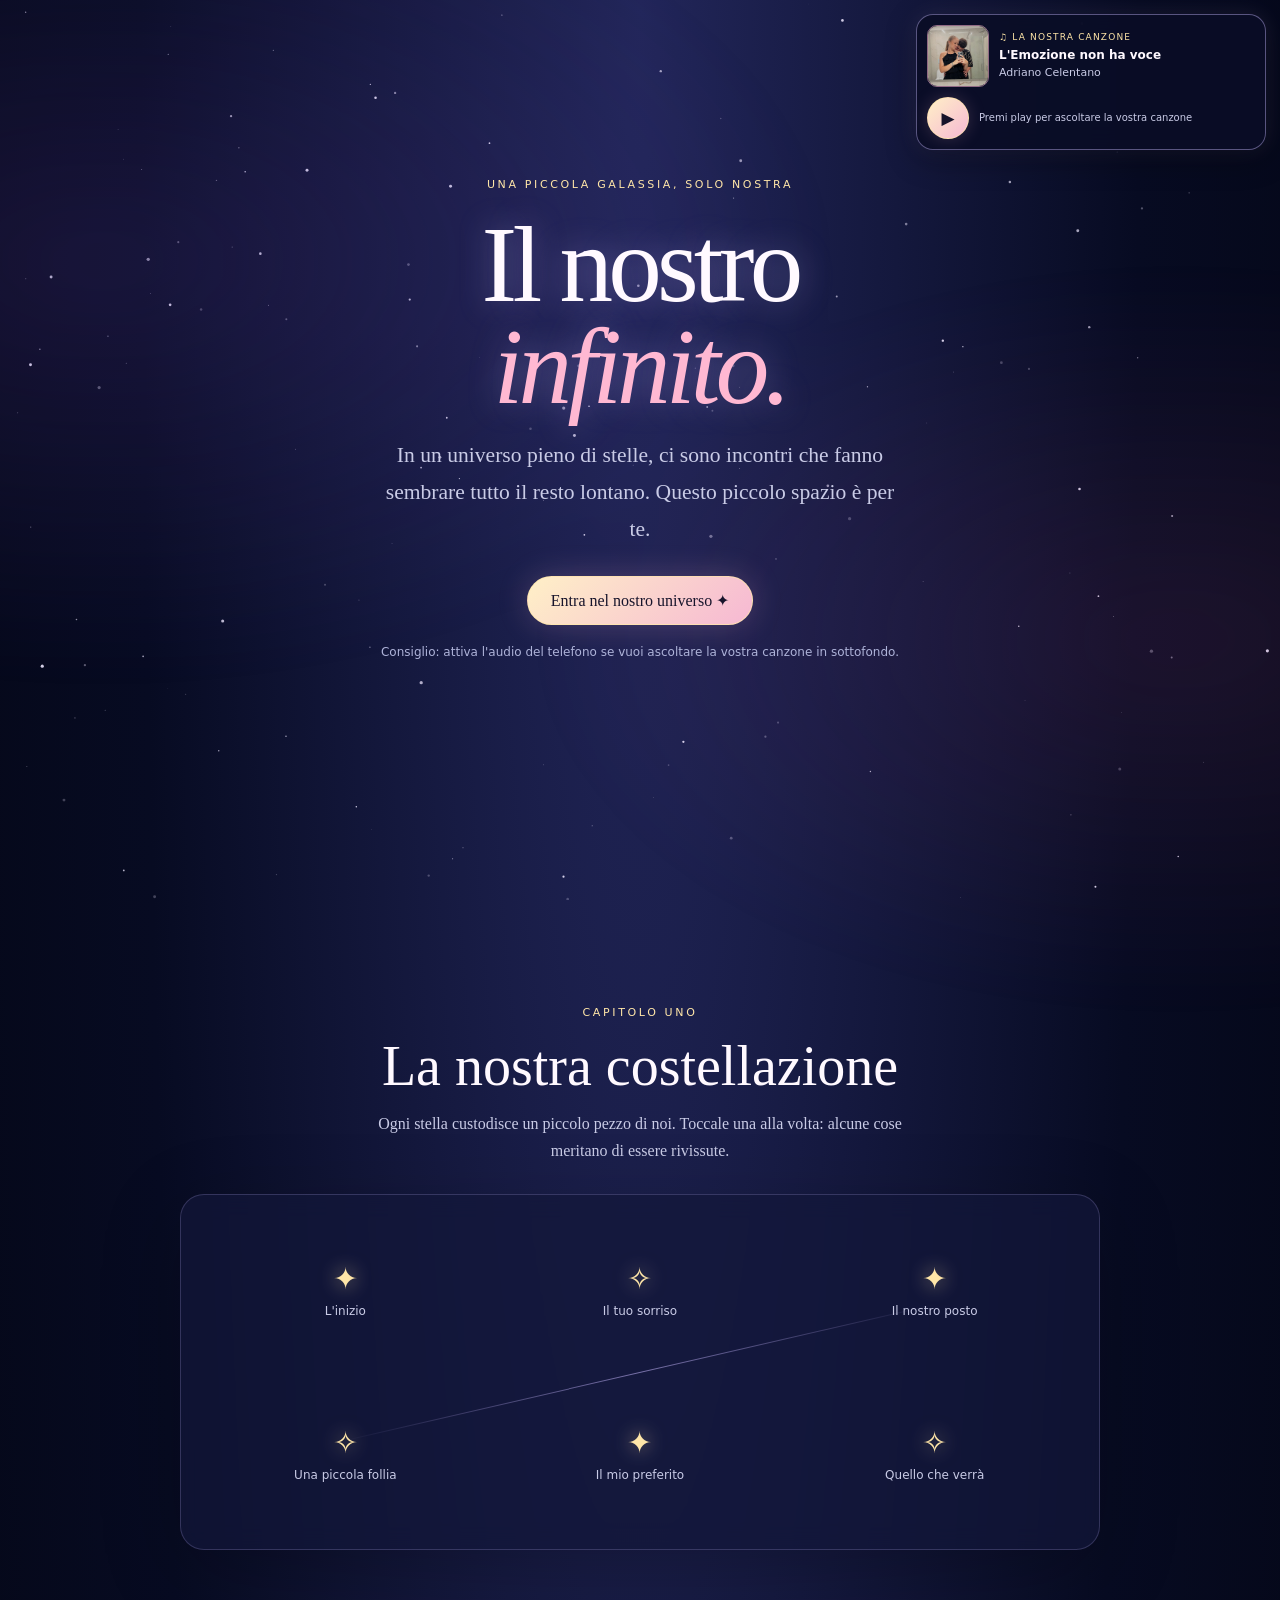
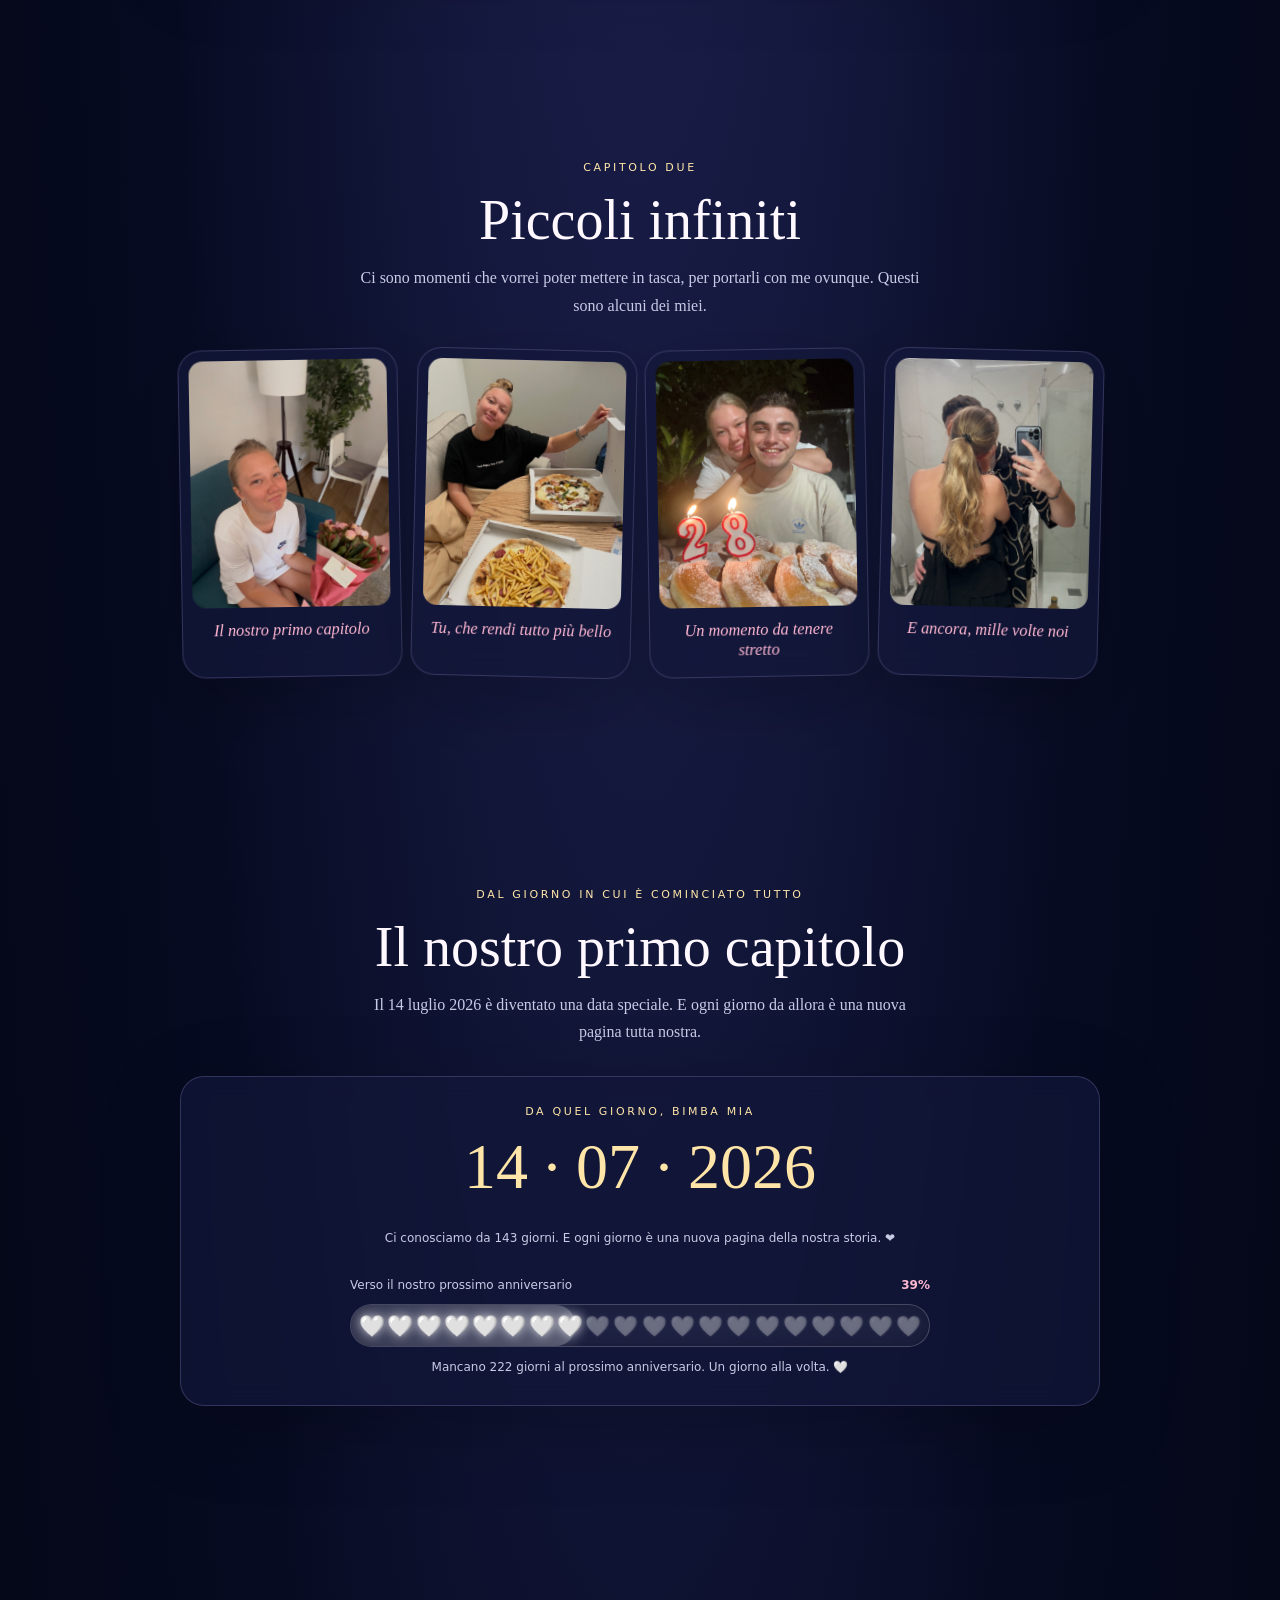
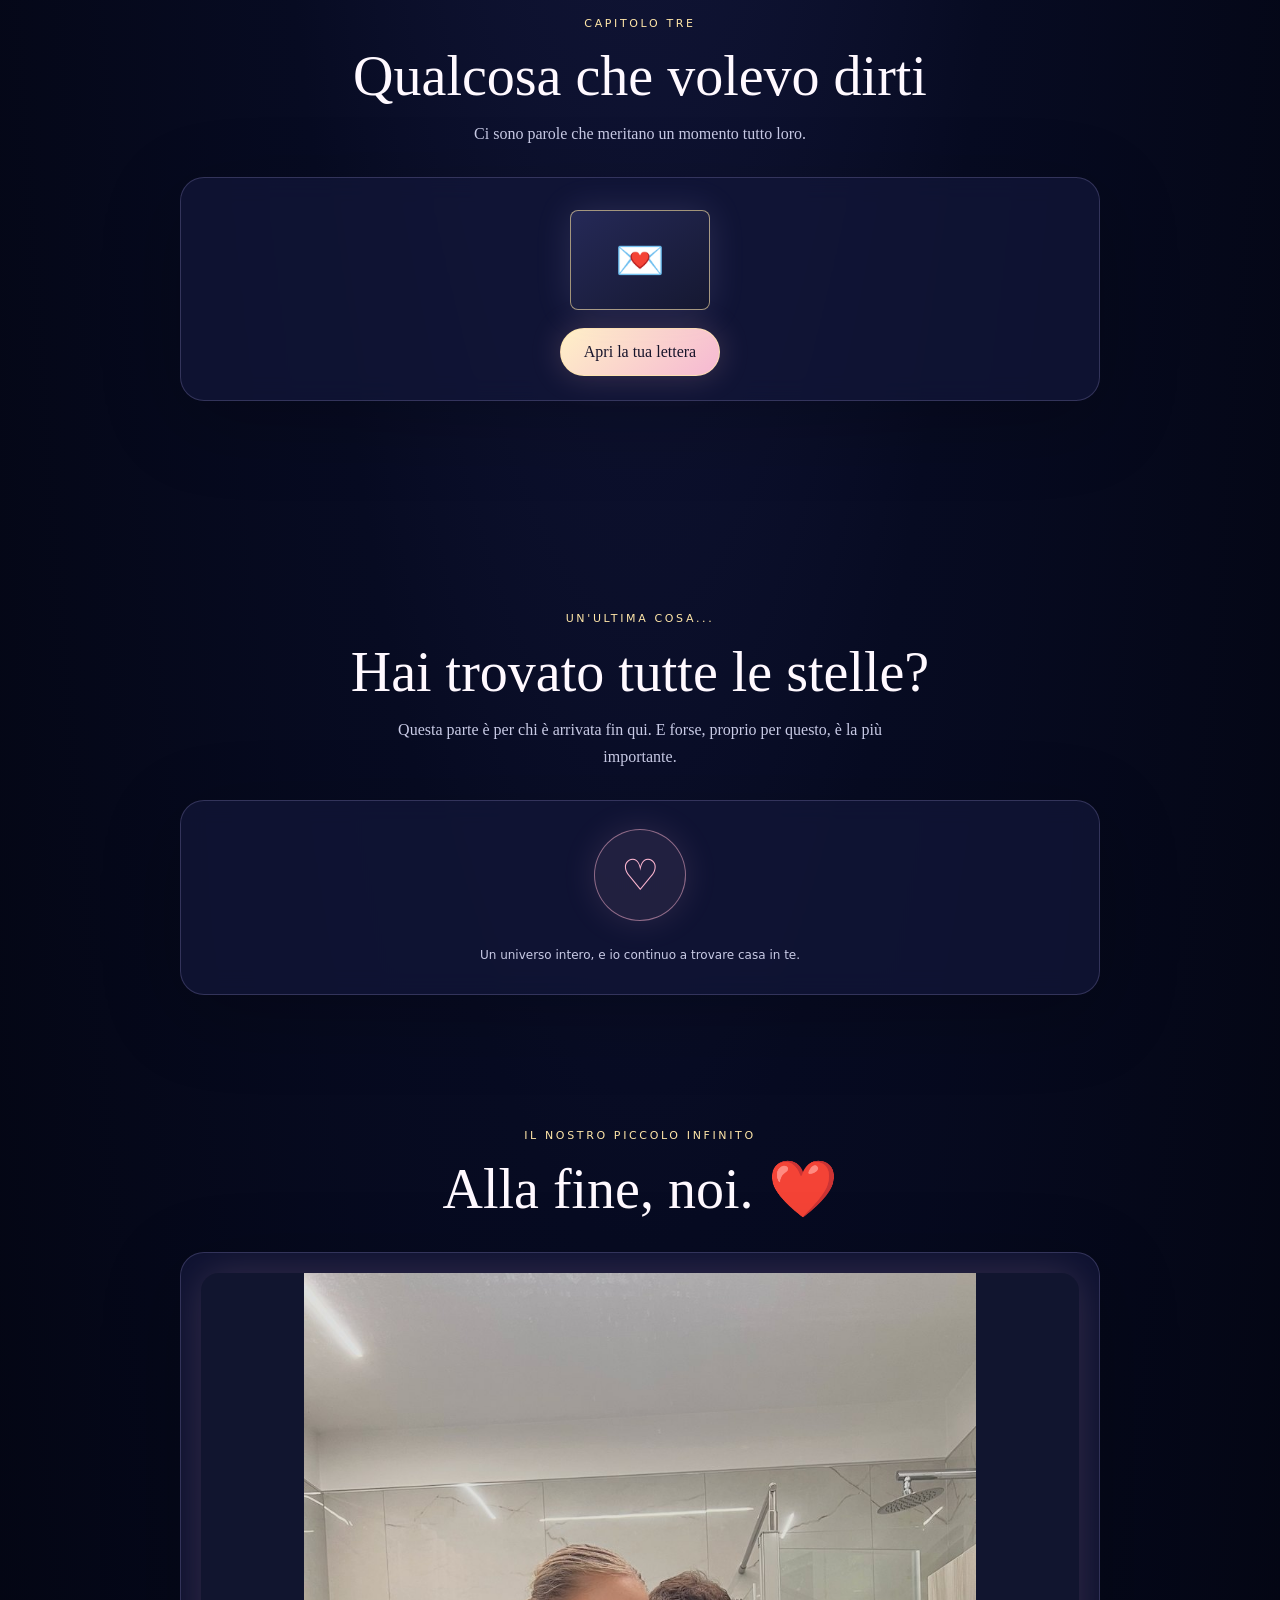
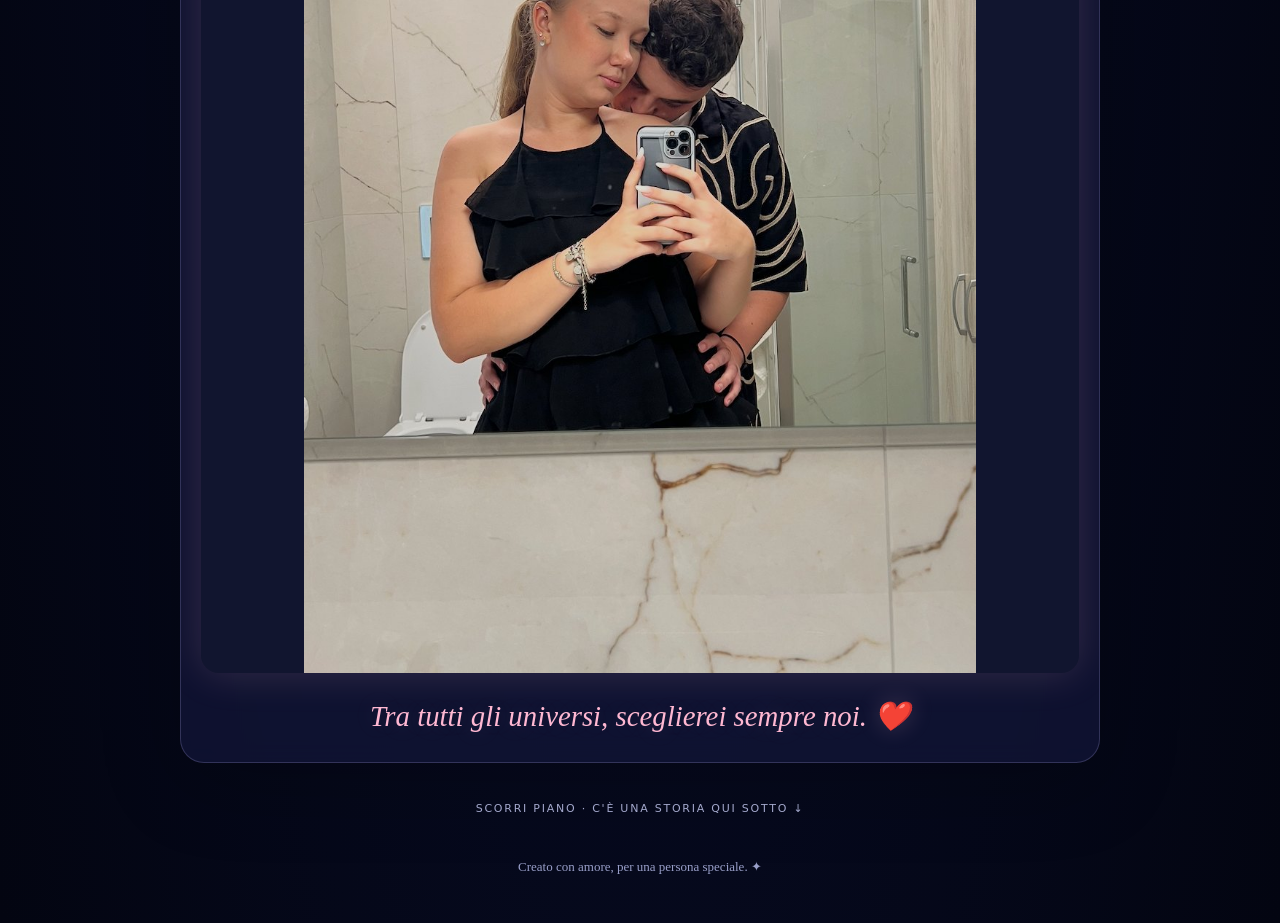
<file: index_completo.html>
<!DOCTYPE html>
<html lang="it">
<head>
  <meta charset="UTF-8">
  <meta name="viewport" content="width=device-width, initial-scale=1">
  <meta name="theme-color" content="#070b22">
  <meta name="description" content="Un piccolo universo creato per te.">
  <title>Il nostro infinito ✦</title>
  <style>
    :root {
      --night: #070b22;
      --night2: #10163a;
      --lavender: #c9b9ff;
      --pink: #ffb8d2;
      --gold: #ffe6a8;
      --white: #fff9ff;
      --muted: #c9cbe6;
      --glass: rgba(18, 23, 58, .72);
    }
    * { box-sizing: border-box; }
    html { scroll-behavior: smooth; }
    body {
      margin: 0; color: var(--white);
      background: radial-gradient(ellipse at 50% 0%, #22265a 0%, var(--night) 55%, #030511 100%);
      font-family: Georgia, "Times New Roman", serif;
      overflow-x: hidden;
    }
    button { font: inherit; cursor: pointer; }
    #sky { position: fixed; inset: 0; width: 100%; height: 100%; z-index: 0; pointer-events: none; }
    .nebula {
      position: fixed; inset: -20%; z-index: 0; pointer-events: none;
      background:
        radial-gradient(ellipse at 20% 35%, rgba(113, 75, 190, .17), transparent 36%),
        radial-gradient(ellipse at 80% 65%, rgba(207, 91, 155, .11), transparent 32%);
      filter: blur(20px); animation: drift 18s ease-in-out infinite alternate;
    }
    @keyframes drift { from { transform: translate3d(-2%, -1%, 0) scale(1); } to { transform: translate3d(2%, 2%, 0) scale(1.08); } }
    main, footer { position: relative; z-index: 1; }
    section { width: min(920px, 100% - 32px); margin: 0 auto; padding: 84px 0; }
    .hero { min-height: 100svh; display: grid; place-items: center; text-align: center; padding-top: 44px; }
    .eyebrow { color: var(--gold); letter-spacing: .24em; text-transform: uppercase; font: 11px/1.5 system-ui, sans-serif; }
    h1 { font-size: clamp(3rem, 12vw, 6.7rem); font-weight: 400; line-height: .95; margin: 20px 0; letter-spacing: -.045em; text-shadow: 0 0 32px rgba(201,185,255,.35); }
    h1 span { color: var(--pink); font-style: italic; }
    .intro { max-width: 530px; margin: 0 auto 28px; color: var(--muted); font-size: clamp(1.08rem, 3.5vw, 1.35rem); line-height: 1.7; }
    .button {
      border: 1px solid rgba(255,230,168,.7); color: #17142b;
      background: linear-gradient(135deg, #fff0c7, #f6b8d3);
      border-radius: 999px; padding: 14px 23px; box-shadow: 0 0 32px rgba(255,184,210,.2);
      transition: transform .2s, box-shadow .2s;
    }
    .button:hover { transform: translateY(-2px); box-shadow: 0 0 42px rgba(255,184,210,.35); }
    .subtle { color: #aeb3d9; font: 12px/1.6 system-ui, sans-serif; margin-top: 18px; }
    .scroll-cue { position: absolute; bottom: 24px; color: #aeb3d9; font: 11px system-ui, sans-serif; letter-spacing: .16em; }
    .section-head { text-align: center; margin-bottom: 30px; }
    h2 { font-size: clamp(2.1rem, 8vw, 3.5rem); font-weight: 400; margin: 12px 0; }
    .section-head p { color: var(--muted); line-height: 1.7; max-width: 560px; margin: 0 auto; }
    .glass { background: var(--glass); border: 1px solid rgba(201,185,255,.2); border-radius: 24px; box-shadow: 0 20px 80px rgba(0,0,0,.22); backdrop-filter: blur(12px); }
    .constellation { padding: 22px; position: relative; overflow: hidden; }
    .star-map { min-height: 260px; display: grid; grid-template-columns: repeat(3, 1fr); align-items: center; gap: 18px 10px; position: relative; }
    .star-map:before { content: ""; position: absolute; left: 15%; right: 15%; top: 50%; height: 1px; background: linear-gradient(90deg, transparent, rgba(201,185,255,.55), transparent); transform: rotate(-13deg); }
    .memory-star { border: 0; background: transparent; color: var(--white); min-height: 90px; display: flex; flex-direction: column; align-items: center; justify-content: center; gap: 8px; position: relative; z-index: 1; }
    .star-icon { font-size: 30px; color: var(--gold); filter: drop-shadow(0 0 10px rgba(255,230,168,.7)); transition: transform .25s; }
    .memory-star:hover .star-icon, .memory-star:focus-visible .star-icon { transform: scale(1.3) rotate(12deg); }
    .star-label { font: 12px system-ui, sans-serif; color: var(--muted); }
    .memory-detail { margin-top: 16px; padding: 22px; display: none; animation: appear .5s ease both; }
    .memory-detail.visible { display: block; }
    .memory-detail h3 { font-size: 1.5rem; font-weight: 400; color: var(--pink); margin: 0 0 8px; }
    .memory-detail p { color: var(--muted); line-height: 1.8; margin-bottom: 0; }
    @keyframes appear { from { opacity: 0; transform: translateY(10px); } to { opacity: 1; transform: translateY(0); } }
    .photos { display: grid; grid-template-columns: repeat(2, minmax(0, 1fr)); gap: 14px; }
    .photo-card { padding: 10px 10px 16px; transform: rotate(var(--tilt, -1deg)); transition: transform .25s; }
    .photo-card:nth-child(even) { --tilt: 1.4deg; }
    .photo-card:hover { transform: rotate(0) translateY(-4px); }
    .photo-frame { aspect-ratio: 4 / 5; border-radius: 14px; overflow: hidden; background: linear-gradient(145deg, #282c60, #151936); display: grid; place-items: center; }
    .photo-frame img { width: 100%; height: 100%; object-fit: cover; display: block; }
    .photo-placeholder { padding: 14px; text-align: center; color: #c9cbe6; font: 12px/1.6 system-ui, sans-serif; }
    .photo-caption { text-align: center; color: var(--pink); font-style: italic; margin: 13px 4px 0; font-size: 1.02rem; }
    .letter-wrap { padding: 24px; text-align: center; }
    .envelope { margin: 8px auto 18px; width: 140px; height: 100px; position: relative; border: 1px solid rgba(255,230,168,.6); border-radius: 8px; background: linear-gradient(145deg, #252957, #151831); display: grid; place-items: center; font-size: 40px; box-shadow: 0 0 36px rgba(201,185,255,.14); }
    .letter { display: none; text-align: left; margin-top: 22px; padding: clamp(20px, 5vw, 34px); background: rgba(255,249,255,.97); color: #25213a; border-radius: 8px; line-height: 1.9; white-space: pre-line; animation: appear .7s ease both; }
    .letter.open { display: block; }
    .letter strong { color: #a43e70; }
.date-card{text-align:center;padding:27px 18px}.date-big{font-size:clamp(2.3rem,8vw,4rem);color:var(--gold);margin:10px 0}.counter{color:var(--muted);font:13px/1.8 system-ui,sans-serif}
    .heart-progress-wrap{max-width:580px;margin:28px auto 0;text-align:left}
    .heart-progress-heading{display:flex;justify-content:space-between;align-items:center;gap:12px;color:var(--muted);font:12px/1.5 system-ui,sans-serif;margin-bottom:10px}
    .heart-progress-heading strong{color:var(--pink);font-weight:600;font-variant-numeric:tabular-nums}
    .heart-track{position:relative;min-height:43px;padding:7px 8px;border:1px solid rgba(255,255,255,.18);border-radius:999px;background:rgba(255,255,255,.055);overflow:hidden;box-shadow:inset 0 0 16px rgba(0,0,0,.2)}
    .heart-fill{position:absolute;inset:0 auto 0 0;width:0%;border-radius:999px;background:linear-gradient(90deg,rgba(255,255,255,.12),rgba(255,255,255,.27));transition:width 1.1s cubic-bezier(.2,.75,.25,1);box-shadow:0 0 20px rgba(255,255,255,.16)}
    .heart-row{position:relative;z-index:1;display:flex;align-items:center;justify-content:space-between;gap:2px;min-height:27px}
    .heart-dot{font-family:system-ui,sans-serif;font-size:clamp(13px,3vw,20px);line-height:1;color:rgba(255,255,255,.3);text-shadow:0 0 3px rgba(255,255,255,.12);transition:color .45s,filter .45s,transform .45s}
    .heart-dot.filled{color:#fff;filter:drop-shadow(0 0 5px rgba(255,255,255,.7));transform:scale(1.04)}
    #progressCaption{text-align:center;margin-top:10px}
    @media(prefers-reduced-motion:reduce){.heart-fill,.heart-dot{transition:none}}
    
    .secret { text-align: center; padding: 28px 20px; }
    .heart-button { display: inline-grid; place-items: center; width: 92px; height: 92px; border-radius: 50%; border: 1px solid rgba(255,184,210,.5); background: rgba(255,184,210,.08); color: var(--pink); font-size: 43px; box-shadow: 0 0 35px rgba(255,184,210,.12); transition: transform .25s; }
    .heart-button:hover { transform: scale(1.08); }
    .secret-message { display: none; margin: 22px auto 0; max-width: 560px; color: var(--pink); font-size: clamp(1.3rem, 5vw, 2rem); line-height: 1.5; animation: appear .7s ease both; }
    .secret-message.visible { display: block; }
    .counter { text-align: center; color: var(--muted); font: 12px/1.7 system-ui, sans-serif; margin-top: 24px; }
    footer { text-align: center; padding: 20px 16px 48px; color: #999fc9; font-size: 13px; }
    .toast { position: fixed; z-index: 5; left: 50%; bottom: 20px; transform: translate(-50%, 20px); opacity: 0; pointer-events: none; background: #f8e5f0; color: #21172d; border-radius: 999px; padding: 12px 18px; font: 13px system-ui, sans-serif; transition: .3s; max-width: calc(100% - 28px); text-align: center; }
    .toast.show { opacity: 1; transform: translate(-50%, 0); }
    .hidden { display: none !important; }

    .final-photo-section { padding-top: 28px; padding-bottom: 76px; }
    .final-photo-card { padding: clamp(10px, 2.5vw, 20px); text-align: center; overflow: hidden; }
    .final-photo-frame { width: 100%; border-radius: 18px; overflow: hidden; line-height: 0; background: #11152f; box-shadow: 0 0 42px rgba(255,184,210,.16); }
    .final-photo-frame img { display: block; width: 100%; height: auto; max-height: 1000px; object-fit: contain; margin: 0 auto; }
    .final-photo-caption { color: var(--pink); font-style: italic; font-size: clamp(1.2rem, 4vw, 1.8rem); line-height: 1.5; margin: 22px 8px 4px; text-shadow: 0 0 24px rgba(255,184,210,.2); }
    @media (min-width: 700px) { .photos { grid-template-columns: repeat(4, minmax(0,1fr)); } .star-map { min-height: 310px; } section { padding: 105px 0; } }
    @media (prefers-reduced-motion: reduce) { *, *::before, *::after { scroll-behavior: auto !important; animation-duration: .01ms !important; transition-duration: .01ms !important; } }
    /* Mini player Spotify fisso */
    .music-player {
      position: fixed; top: 14px; right: 14px; z-index: 20;
      width: min(350px, calc(100vw - 28px)); padding: 10px;
      display: grid; grid-template-columns: 62px minmax(0, 1fr); gap: 10px;
      align-items: center; border: 1px solid rgba(201,185,255,.42);
      border-radius: 17px; background: rgba(10, 14, 39, .92);
      box-shadow: 0 8px 30px rgba(0,0,0,.38), 0 0 22px rgba(201,185,255,.12);
      backdrop-filter: blur(14px); -webkit-backdrop-filter: blur(14px);
    }
    .music-player-cover { width: 62px; height: 62px; border-radius: 10px; object-fit: cover; display: block; border: 1px solid rgba(255,184,210,.55); }
    .music-player-info { min-width: 0; }
    .music-player-label { color: var(--gold); font: 9px/1.4 system-ui, sans-serif; letter-spacing: .13em; text-transform: uppercase; }
    .music-player-title { margin-top: 3px; color: var(--white); font: 600 12px/1.35 system-ui, sans-serif; overflow-wrap: anywhere; }
    .music-player-artist { color: var(--muted); font: 11px/1.4 system-ui, sans-serif; margin-top: 2px; }
    .music-player-controls { grid-column: 1 / -1; display: flex; align-items: center; gap: 10px; }
    .music-toggle { flex: 0 0 auto; width: 42px; height: 42px; border-radius: 50%; border: 1px solid rgba(255,230,168,.65); background: linear-gradient(135deg, #fff0c7, #f6b8d3); color: #17142b; display: grid; place-items: center; font: 700 17px/1 system-ui, sans-serif; box-shadow: 0 0 18px rgba(255,184,210,.18); }
    .music-toggle:hover { transform: scale(1.04); }
    .music-status { min-width: 0; color: var(--muted); font: 10px/1.4 system-ui, sans-serif; }
    .music-status a { color: var(--pink); }
    .music-audio { display: none; }
    @media (max-width: 420px) {
      .music-player { top: 8px; right: 8px; width: min(320px, calc(100vw - 16px)); padding: 8px; grid-template-columns: 50px minmax(0,1fr); gap: 8px; }
      .music-player-cover { width: 50px; height: 50px; }
      .music-player-controls { gap: 8px; }
    }


  </style>
</head>
<body>
    <aside class="music-player" aria-label="Lettore musicale Spotify">
    <img class="music-player-cover" src="[data-uri]" alt="Una nostra foto">
    <div class="music-player-info">
      <div class="music-player-label">♫ La nostra canzone</div>
      <div class="music-player-title">L'Emozione non ha voce</div>
      <div class="music-player-artist">Adriano Celentano</div>
    </div>
    <div class="music-player-controls">
      <button class="music-toggle" id="musicToggle" type="button" aria-label="Riproduci la canzone" aria-pressed="false">▶</button>
      <div class="music-status" id="musicStatus" aria-live="polite">Premi play per ascoltare la vostra canzone</div>
    </div>
    <audio class="music-audio" id="ourSong" preload="none">
      <source src="musica.mp3" type="audio/mpeg">
      Il tuo browser non supporta la riproduzione audio.
    </audio>
  </aside>

  <canvas id="sky" aria-hidden="true"></canvas>
  <div class="nebula" aria-hidden="true"></div>
  <main>
    <section class="hero" id="inizio">
      <div>
        <div class="eyebrow">una piccola galassia, solo nostra</div>
        <h1>Il nostro<br><span>infinito.</span></h1>
        <p class="intro">In un universo pieno di stelle, ci sono incontri che fanno sembrare tutto il resto lontano. Questo piccolo spazio è per te.</p>
        <button class="button" id="startBtn">Entra nel nostro universo ✦</button>
        <div class="subtle">Consiglio: attiva l'audio del telefono se vuoi ascoltare la vostra canzone in sottofondo.</div>
      </div>
      <div class="scroll-cue">SCORRI PIANO · C'È UNA STORIA QUI SOTTO ↓</div>
    </section>

    <section id="costellazione">
      <div class="section-head">
        <div class="eyebrow">capitolo uno</div>
        <h2>La nostra costellazione</h2>
        <p>Ogni stella custodisce un piccolo pezzo di noi. Toccale una alla volta: alcune cose meritano di essere rivissute.</p>
      </div>
      <div class="glass constellation">
        <div class="star-map" aria-label="Costellazione dei ricordi">
          <button class="memory-star" data-memory="0"><span class="star-icon">✦</span><span class="star-label">L'inizio</span></button>
          <button class="memory-star" data-memory="1"><span class="star-icon">✧</span><span class="star-label">Il tuo sorriso</span></button>
          <button class="memory-star" data-memory="2"><span class="star-icon">✦</span><span class="star-label">Il nostro posto</span></button>
          <button class="memory-star" data-memory="3"><span class="star-icon">✧</span><span class="star-label">Una piccola follia</span></button>
          <button class="memory-star" data-memory="4"><span class="star-icon">✦</span><span class="star-label">Il mio preferito</span></button>
          <button class="memory-star" data-memory="5"><span class="star-icon">✧</span><span class="star-label">Quello che verrà</span></button>
        </div>
        <article class="memory-detail" id="memoryDetail" aria-live="polite">
          <h3 id="memoryTitle">Un ricordo</h3><p id="memoryText"></p>
        </article>
      </div>
    </section>

    <section id="foto">
      <div class="section-head">
        <div class="eyebrow">capitolo due</div>
        <h2>Piccoli infiniti</h2>
        <p>Ci sono momenti che vorrei poter mettere in tasca, per portarli con me ovunque. Questi sono alcuni dei miei.</p>
      </div>
      <div class="photos" id="photoGallery">
        <article class="photo-card glass"><div class="photo-frame"><div class="photo-placeholder">Aggiungi la vostra foto<br><code>foto/foto1.jpg</code></div></div><p class="photo-caption">Il nostro primo capitolo</p></article>
        <article class="photo-card glass"><div class="photo-frame"><div class="photo-placeholder">Aggiungi la vostra foto<br><code>foto/foto2.jpg</code></div></div><p class="photo-caption">Tu, che rendi tutto più bello</p></article>
        <article class="photo-card glass"><div class="photo-frame"><div class="photo-placeholder">Aggiungi la vostra foto<br><code>foto/foto3.jpg</code></div></div><p class="photo-caption">Un momento da tenere stretto</p></article>
        <article class="photo-card glass"><div class="photo-frame"><div class="photo-placeholder">Aggiungi la vostra foto<br><code>foto/foto4.jpg</code></div></div><p class="photo-caption">E ancora, mille volte noi</p></article>
      </div>
    </section>

    <section id="tempo">
      <div class="section-head"><div class="eyebrow">dal giorno in cui è cominciato tutto</div><h2>Il nostro primo capitolo</h2><p>Il 14 luglio 2026 è diventato una data speciale. E ogni giorno da allora è una nuova pagina tutta nostra.</p></div>
      <div class="glass date-card">
        <div class="eyebrow">da quel giorno, Bimba mia</div>
        <div class="date-big">14 · 07 · 2026</div>
        <div class="counter" id="daysTogether" aria-live="polite">Ogni bella storia ha il suo inizio. La nostra è qui. ✦</div>
        <div class="heart-progress-wrap">
          <div class="heart-progress-heading"><span>Verso il nostro prossimo anniversario</span><strong id="progressPercent">0%</strong></div>
          <div class="heart-track" id="heartTrack" role="progressbar" aria-label="Percorso verso il prossimo anniversario" aria-valuemin="0" aria-valuemax="100" aria-valuenow="0">
            <div class="heart-fill" id="heartFill"></div>
            <div class="heart-row" aria-hidden="true" id="heartRow"></div>
          </div>
          <div class="counter" id="progressCaption">Un giorno alla volta, il nostro amore continua a crescere. 🤍</div>
        </div>
      </div>
    </section>


    <section id="lettera">
      <div class="section-head">
        <div class="eyebrow">capitolo tre</div>
        <h2>Qualcosa che volevo dirti</h2>
        <p>Ci sono parole che meritano un momento tutto loro.</p>
      </div>
      <div class="glass letter-wrap">
        <div class="envelope" aria-hidden="true">💌</div>
        <button class="button" id="letterBtn">Apri la tua lettera</button>
        <article class="letter" id="letterText">
          Amore mio,

          se stai leggendo queste parole, vuol dire che sei arrivata fin qui. Ho provato a trovare un modo speciale per dirti quanto sei importante per me, ma nessun sito e nessuna frase potranno mai contenere tutto quello che sento.

          Tra tutte le persone, tutti i posti e tutte le possibilità di questo universo, sono felice che la vita abbia fatto incontrare proprio noi. Amo i nostri momenti grandi, ma anche quelli semplici: le risate senza motivo, gli sguardi che capiamo solo noi, e il modo in cui anche una giornata normale diventa speciale quando ci sei tu.

          Non ti prometto una storia perfetta. Ti prometto che voglio continuare a scriverla con te, un ricordo alla volta, scegliendoti anche nei giorni normali.

          Se potessi affidare una stella a ogni volta che mi fai stare bene, non basterebbe il cielo.

          <strong>Ti sceglierei ancora. In questo universo, e in tutti quelli possibili.</strong>

          Con tutto il mio amore,
          il tuo ragazzo ✨
        </article>
      </div>
    </section>

    <section id="segreto">
      <div class="section-head">
        <div class="eyebrow">un'ultima cosa...</div>
        <h2>Hai trovato tutte le stelle?</h2>
        <p>Questa parte è per chi è arrivata fin qui. E forse, proprio per questo, è la più importante.</p>
      </div>
      <div class="glass secret">
        <button class="heart-button" id="heartBtn" aria-label="Apri la sorpresa segreta">♡</button>
        <div class="secret-message" id="secretMessage">Il mio posto preferito nell'universo non è un luogo. È accanto a te. ❤️<br><span style="font-size:.7em">La prossima avventura? La scriviamo insieme.</span></div>
        <div class="counter" id="counter">Un universo intero, e io continuo a trovare casa in te.</div>
      </div>
    </section>

    <section class="final-photo-section" id="noi">
      <div class="section-head">
        <div class="eyebrow">il nostro piccolo infinito</div>
        <h2>Alla fine, noi. ❤️</h2>
      </div>
      <div class="glass final-photo-card">
        <div class="final-photo-frame">
          <img src="[data-uri]" alt="Una foto insieme, un ricordo nostro">
        </div>
        <p class="final-photo-caption">Tra tutti gli universi, sceglierei sempre noi. ❤️</p>
      </div>
    </section>
  </main>
  <footer>Creato con amore, per una persona speciale. ✦</footer>
  <div class="toast" id="toast" role="status" aria-live="polite"></div>

  <script>
    // PERSONALIZZA QUI: sostituisci i testi d'esempio con i vostri ricordi.
    const memories = [
      { title: "L'inizio di tutto", text: "Qui puoi raccontare come vi siete conosciuti, il primo messaggio o il momento in cui hai capito che c'era qualcosa di speciale." },
      { title: "Il tuo sorriso", text: "Scrivi un ricordo in cui il suo sorriso ti ha fatto dimenticare tutto il resto. I dettagli piccoli sono quelli che restano." },
      { title: "Il nostro posto", text: "Racconta un posto che significa qualcosa per voi: una panchina, una strada, un bar o un angolo diventato vostro." },
      { title: "Una piccola follia", text: "Inserisci qui una vostra avventura buffa, un imprevisto o una cosa che solo voi due potreste capire." },
      { title: "Il mio ricordo preferito", text: "Scegli un momento che vorresti rivivere ancora una volta, proprio identico, senza cambiare niente." },
      { title: "Quello che verrà", text: "Non abbiamo ancora vissuto tutti i nostri ricordi preferiti. Questa stella è per quelli che ci aspettano." }
    ];

    // Lettore MP3: carica il file musica.mp3 nella cartella principale del repository.
    const ourSong = document.getElementById("ourSong");
    const musicToggle = document.getElementById("musicToggle");
    const musicStatus = document.getElementById("musicStatus");

    musicToggle.addEventListener("click", async () => {
      if (ourSong.paused) {
        try {
          await ourSong.play();
          musicToggle.textContent = "Ⅱ";
          musicToggle.setAttribute("aria-label", "Metti in pausa la canzone");
          musicToggle.setAttribute("aria-pressed", "true");
          musicStatus.textContent = "In riproduzione · Adriano Celentano ♡";
        } catch (error) {
          musicStatus.textContent = "Non trovo musica.mp3: carica il file MP3 nella cartella principale su GitHub.";
        }
      } else {
        ourSong.pause();
        musicToggle.textContent = "▶";
        musicToggle.setAttribute("aria-label", "Riproduci la canzone");
        musicToggle.setAttribute("aria-pressed", "false");
        musicStatus.textContent = "In pausa · Adriano Celentano ♡";
      }
    });

    ourSong.addEventListener("ended", () => {
      musicToggle.textContent = "▶";
      musicToggle.setAttribute("aria-label", "Riproduci la canzone");
      musicToggle.setAttribute("aria-pressed", "false");
      musicStatus.textContent = "Premi play per riascoltare ♡";
    });


    document.getElementById("startBtn").addEventListener("click", () => {
      document.getElementById("costellazione").scrollIntoView({ behavior: "smooth" });
      showToast("Il nostro viaggio comincia qui ✦");
    });

    document.querySelectorAll("[data-memory]").forEach(button => {
      button.addEventListener("click", () => {
        const memory = memories[Number(button.dataset.memory)];
        document.getElementById("memoryTitle").textContent = memory.title;
        document.getElementById("memoryText").textContent = memory.text;
        const detail = document.getElementById("memoryDetail");
        detail.classList.add("visible");
        detail.scrollIntoView({ behavior: "smooth", block: "nearest" });
        button.querySelector(".star-icon").textContent = "✦";
        showToast("Hai acceso una stella ✨");
        // Dopo l'ultima stella, accompagna dolcemente al Capitolo due.
        if (Number(button.dataset.memory) === 5) {
          setTimeout(() => document.getElementById("foto").scrollIntoView({ behavior: "smooth", block: "start" }), 1800);
        }
      });
    });

    document.getElementById("letterBtn").addEventListener("click", event => {
      const letter = document.getElementById("letterText");
      const open = letter.classList.toggle("open");
      event.currentTarget.textContent = open ? "Richiudi la lettera" : "Apri la tua lettera";
      if (open) letter.scrollIntoView({ behavior: "smooth", block: "nearest" });
    });

    document.getElementById("heartBtn").addEventListener("click", () => {
      document.getElementById("secretMessage").classList.add("visible");
      document.getElementById("counter").textContent = "Segreto sbloccato: sei la mia persona preferita. ✦";
      burstHearts();
    });

    function showToast(message) {
      const toast = document.getElementById("toast");
      toast.textContent = message;
      toast.classList.add("show");
      clearTimeout(window.toastTimeout);
      window.toastTimeout = setTimeout(() => toast.classList.remove("show"), 2200);
    }

    // Data del vostro primo incontro: 14 luglio 2026.
    // Nota: i mesi JavaScript partono da zero, quindi 6 = luglio.
    const startDate=new Date(2026,6,14);
    const DAY_MS=86400000;
    function updateDays(){
      const now=new Date();
      const today=new Date(now.getFullYear(),now.getMonth(),now.getDate());
      const diff=Math.floor((today-startDate)/DAY_MS);
      const el=document.getElementById("daysTogether");
      if(diff<0){
        el.textContent="Mancano "+Math.abs(diff)+" giorni al nostro inizio. ✦";
      } else if(diff===0){
        el.textContent="Oggi è il giorno del nostro primo incontro. Che sia l'inizio di mille ricordi. ❤️";
      } else {
        el.textContent=`Ci conosciamo da ${diff} giorni. E ogni giorno è una nuova pagina della nostra storia. ❤️`;
      }

      // Barra annuale: avanza ogni giorno fino al prossimo 14 luglio, poi riparte.
      const nextAnniversary=new Date(today.getFullYear(),6,14);
      if(nextAnniversary<=today) nextAnniversary.setFullYear(nextAnniversary.getFullYear()+1);
      const previousAnniversary=new Date(nextAnniversary.getFullYear()-1,6,14);
      const totalDays=Math.round((nextAnniversary-previousAnniversary)/DAY_MS);
      const daysPassed=Math.max(0,Math.min(totalDays,Math.floor((today-previousAnniversary)/DAY_MS)));
      const percent=Math.max(0,Math.min(100,Math.round(daysPassed/totalDays*100)));
      const fill=document.getElementById("heartFill");
      const track=document.getElementById("heartTrack");
      fill.style.width=percent+"%";
      track.setAttribute("aria-valuenow",String(percent));
      document.getElementById("progressPercent").textContent=percent+"%";
      document.getElementById("progressCaption").textContent =
        percent>=100 ? "Un altro anno di ricordi da festeggiare. Buon anniversario! 🤍" :
        `Mancano ${Math.ceil((nextAnniversary-today)/DAY_MS)} giorni al prossimo anniversario. Un giorno alla volta. 🤍`;
      const row=document.getElementById("heartRow");
      if(!row.childElementCount){
        for(let i=0;i<20;i++){
          const heart=document.createElement("span");
          heart.className="heart-dot";heart.textContent="🤍";row.appendChild(heart);
        }
      }
      const hearts=row.querySelectorAll(".heart-dot");
      const filledCount=Math.round(percent/100*hearts.length);
      hearts.forEach((heart,index)=>heart.classList.toggle("filled",index<filledCount));
    }
    updateDays();
    // Aggiorna anche se la pagina resta aperta oltre la mezzanotte.
    setInterval(updateDays,60*1000);

    // Stelle animate sullo sfondo: nessuna libreria esterna necessaria.
    const canvas = document.getElementById("sky");
    const ctx = canvas.getContext("2d");
    let stars = [], width = 0, height = 0, dpr = 1;
    function resizeSky() {
      dpr = Math.min(window.devicePixelRatio || 1, 2);
      width = window.innerWidth; height = window.innerHeight;
      canvas.width = width * dpr; canvas.height = height * dpr;
      ctx.setTransform(dpr, 0, 0, dpr, 0, 0);
      stars = Array.from({ length: Math.min(150, Math.floor(width * height / 6500)) }, () => ({
        x: Math.random() * width, y: Math.random() * height,
        r: Math.random() * 1.4 + .25, phase: Math.random() * Math.PI * 2,
        speed: Math.random() * .018 + .004
      }));
    }
    let frame = 0;
    function drawSky() {
      ctx.clearRect(0, 0, width, height);
      frame += 1;
      for (const s of stars) {
        const alpha = .25 + (Math.sin(frame * s.speed + s.phase) + 1) * .32;
        ctx.beginPath(); ctx.arc(s.x, s.y, s.r, 0, Math.PI * 2);
        ctx.fillStyle = `rgba(238,232,255,${alpha})`; ctx.fill();
      }
      requestAnimationFrame(drawSky);
    }
    resizeSky(); drawSky();
    window.addEventListener("resize", resizeSky);

    function burstHearts() {
      const symbols = ["✦", "♡", "✧", "♥"];
      for (let i = 0; i < 22; i++) {
        const el = document.createElement("span");
        el.textContent = symbols[Math.floor(Math.random() * symbols.length)];
        Object.assign(el.style, {
          position: "fixed", zIndex: 8, left: (10 + Math.random() * 80) + "vw",
          top: (35 + Math.random() * 35) + "vh", color: i % 2 ? "#ffb8d2" : "#ffe6a8",
          fontSize: (14 + Math.random() * 22) + "px", pointerEvents: "none",
          transition: "transform 1.6s ease-out, opacity 1.6s ease-out"
        });
        document.body.appendChild(el);
        requestAnimationFrame(() => {
          el.style.transform = `translate(${(Math.random() - .5) * 130}px, ${-90 - Math.random() * 180}px) rotate(${Math.random() * 160}deg)`;
          el.style.opacity = "0";
        });
        setTimeout(() => el.remove(), 1750);
      }
    }

    // Mostra automaticamente le foto che aggiungerai in foto/foto1.jpg ... foto4.jpg.
    document.querySelectorAll(".photo-card").forEach((card, index) => {
      const path = `foto/foto${index + 1}.jpg`;
      const img = new Image();
      img.onload = () => {
        const frame = card.querySelector(".photo-frame");
        frame.innerHTML = "";
        frame.appendChild(img);
        img.alt = card.querySelector(".photo-caption").textContent;
      };
      img.onerror = () => {};
      img.src = path;
    });
  </script>
</body>
</html>
</file>
